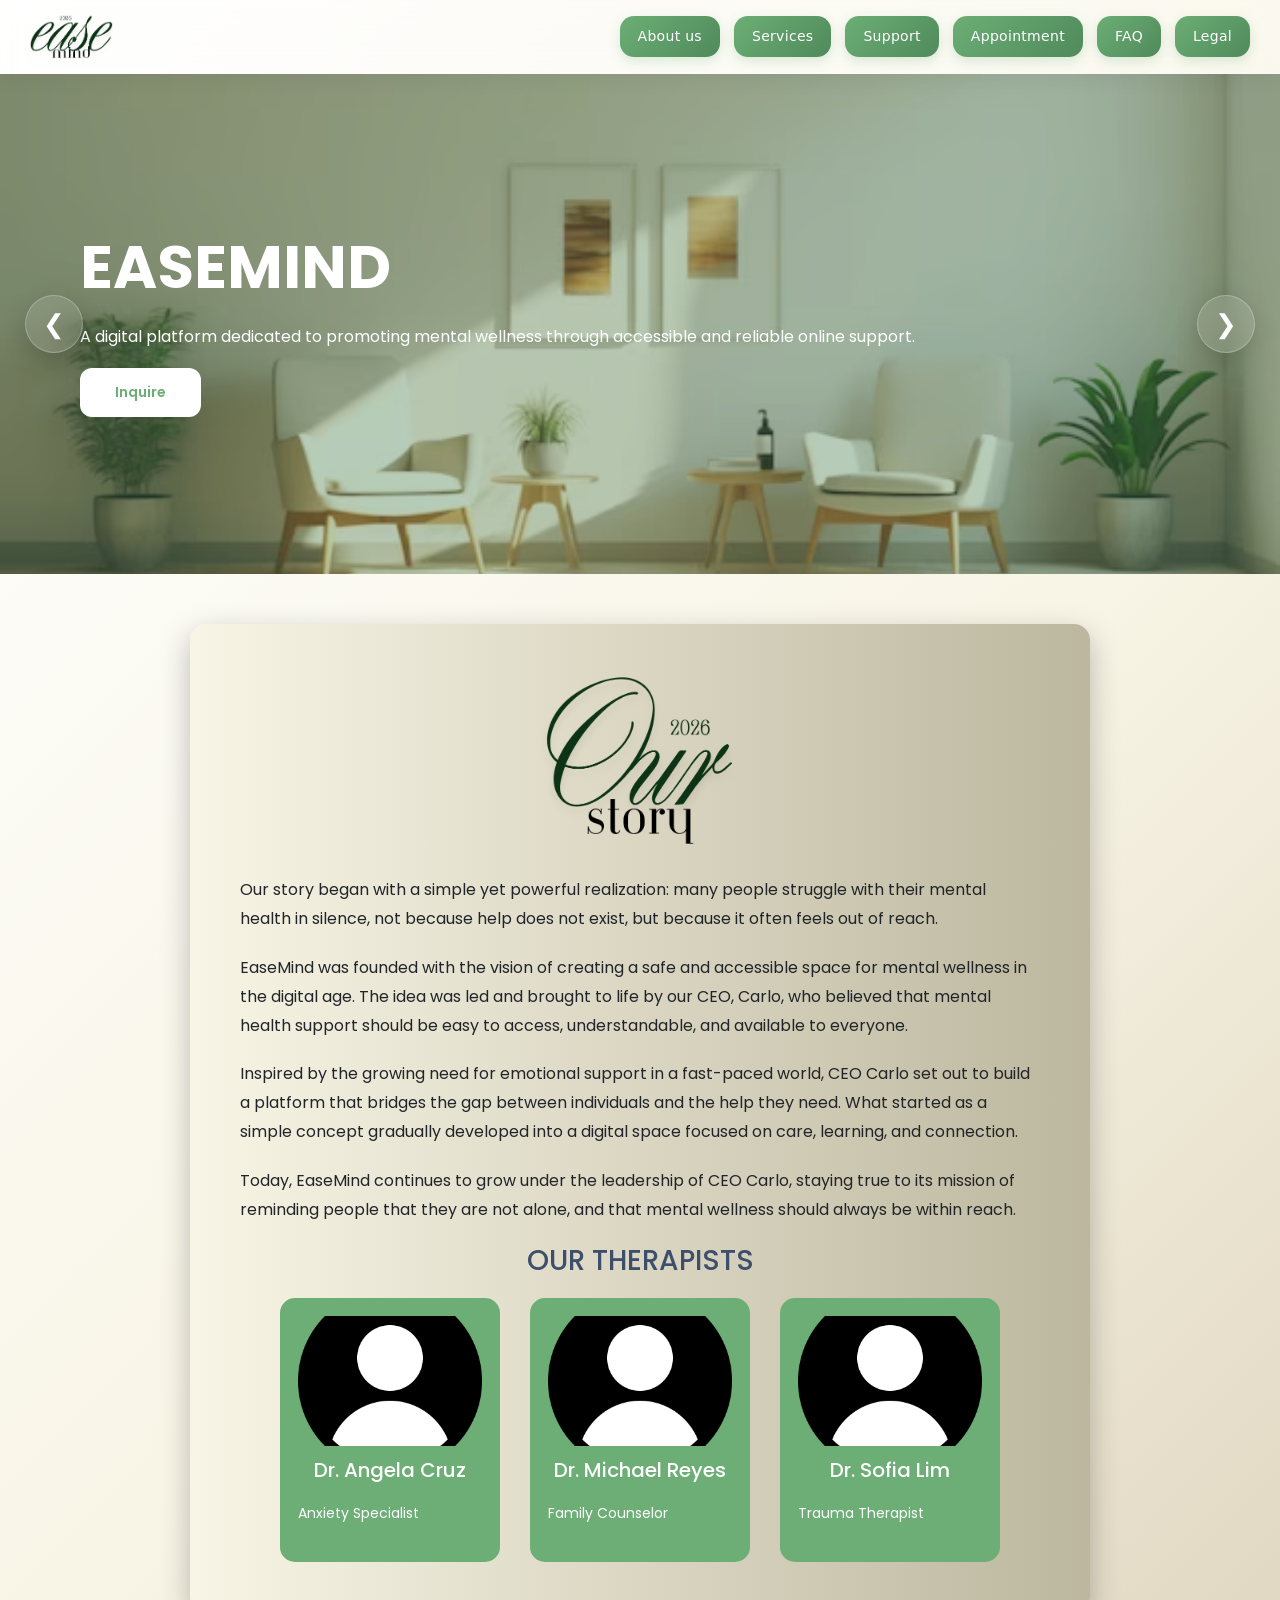
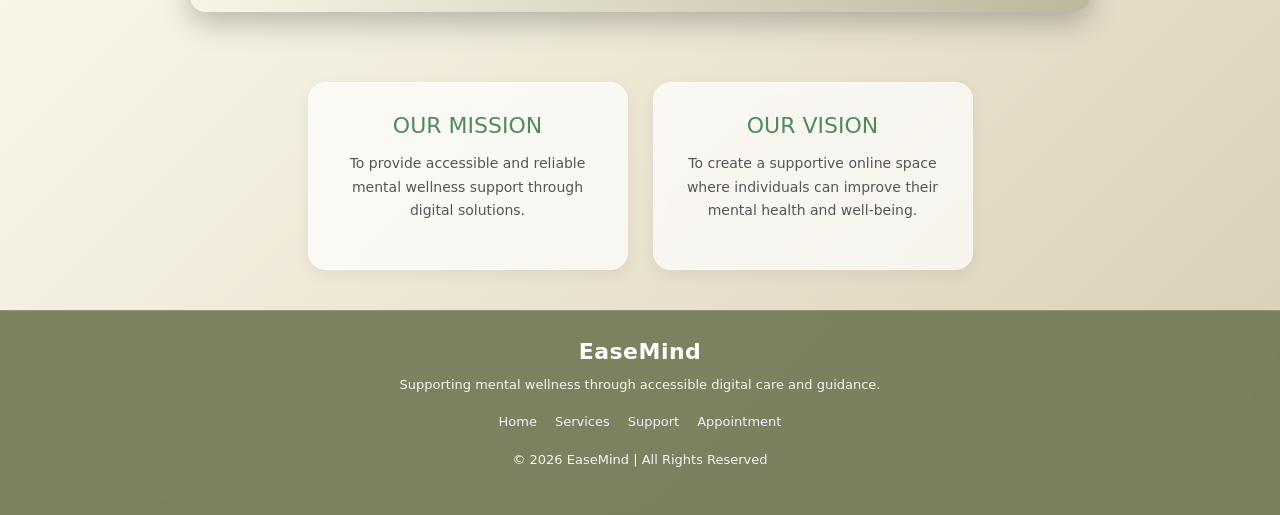
<file: index.html>
<!DOCTYPE html>
<html lang="en">
<head>
    <meta charset="UTF-8">
    <meta name="viewport" content="width=device-width, initial-scale=1.0">
    <title>EaseMind</title>

    <link rel="stylesheet" href="assets/css/style.css">

    <!-- BOOTSTRAP CSS -->
    <link rel="stylesheet" href="assets/bootstrap/css/bootstrap.min.css">
    <script src="assets/js/script.js"></script>
    <link href="https://fonts.googleapis.com/css2?family=Poppins:wght@300;400;600&display=swap" rel="stylesheet">
</head>

<body>

<!-- HEADER -->
<header>
    <a href="index.html" class="logo">
        <img src="assets/images/EASE.png" alt="Logo">
    </a>

    <nav>
        <a href="#about">About us</a>
        <a href="services.html">Services</a>
        <a href="support.html">Support</a>
        <a href="appointment.html">Appointment</a>
        <a href="faq.html">FAQ</a>
        <a href="legal.html">Legal</a>
    </nav>
</header>

<!-- HERO -->
<section class="hero">

    <button class="arrow left" onclick="prevSlide()">&#10094;</button>

    <!-- SLIDE 1 -->
    <div class="hero-slide active" style="background-image: url('assets/images/background12.avif');">
        <div class="hero-text">
            <h1 class="easemind">EASEMIND</h1>
            <p class="description">
                A digital platform dedicated to promoting mental wellness through accessible and reliable online support.
            </p>
            
            <a href="appointment.html" class="hero-btn">Inquire</a>
            
        </div>
    </div>

    <!-- SLIDE 2 -->
    <div class="hero-slide" style="background-image: url('assets/images/background21.png');">
        <div class="hero-text">
            <p class="small-text">Your wellness matters</p>
            <h1 class="easemind">SAFE SPACE</h1>
            <p class="description">
                Find guidance, emotional support, and trusted resources anytime you need them.
            </p>
             <a href="learnmore.html" class="hero-btn">
        Learn More
    </a>
        </div>
    </div>

    <button class="arrow right" onclick="nextSlide()">&#10095;</button>

</section>

<!-- ABOUT SECTION (FIXED OUTSIDE HERO) -->
<section class="about" id="about">

    <img src="assets/images/OURSTORY.png" alt="Our Story">

    <div class="about-content">
        <p>
            Our story began with a simple yet powerful realization: many people struggle with their mental health in silence, not because help does not exist, but because it often feels out of reach.
        </p>

        <p>
            EaseMind was founded with the vision of creating a safe and accessible space for mental wellness in the digital age. The idea was led and brought to life by our CEO, Carlo, who believed that mental health support should be easy to access, understandable, and available to everyone.
        </p>

        <p>
           Inspired by the growing need for emotional support in a fast-paced world, CEO Carlo set out to build a platform that bridges the gap between individuals and the help they need. What started as a simple concept gradually developed into a digital space focused on care, learning, and connection.
        </p>

        <p>
            Today, EaseMind continues to grow under the leadership of CEO Carlo, staying true to its mission of reminding people that they are not alone, and that mental wellness should always be within reach.
        </p>
    </div>

    <!-- THERAPISTS -->
  <div class="therapist-section">
    <h3>OUR THERAPISTS</h3>

    <div class="team-container">

        <div class="team-box">
            <img src="assets/images/therapist.png" alt="">
            <h4>Dr. Angela Cruz</h4>
            <p>Anxiety Specialist</p>
        </div>

        <div class="team-box">
            <img src="assets/images/therapist.png" alt="">
            <h4>Dr. Michael Reyes</h4>
            <p>Family Counselor</p>
        </div>

        <div class="team-box">
            <img src="assets/images/therapist.png" alt="">
            <h4>Dr. Sofia Lim</h4>
            <p>Trauma Therapist</p>
        </div>

    </div>
</div>

</section>



<!-- MISSION & VISION -->
<div class="mission-vision">

    <div class="mv-box">

        <h3>OUR MISSION</h3>

        <p>
            To provide accessible and reliable mental wellness support through digital solutions.
        </p>

    </div>

    <div class="mv-box">

        <h3>OUR VISION</h3>

        <p>
            To create a supportive online space where individuals can improve their mental health and well-being.
        </p>

    </div>

</div>

<footer class="footer">

    <div class="footer-content">

        <h3>EaseMind</h3>

        <p>
            Supporting mental wellness through accessible
            digital care and guidance.
        </p>

        <div class="footer-links">
            <a href="index.html">Home</a>
            <a href="services.html">Services</a>
            <a href="support.html">Support</a>
            <a href="appointment.html">Appointment</a>
        </div>

        <p class="footer-copy">
            © 2026 EaseMind | All Rights Reserved
        </p>

    </div>

</footer>

<!-- BOOTSTRAP JS -->
<script src="assets/bootstrap/js/bootstrap.bundle.min.js"></script>

<script src="assets/js/script.js"></script>

</body>
</html>
</file>
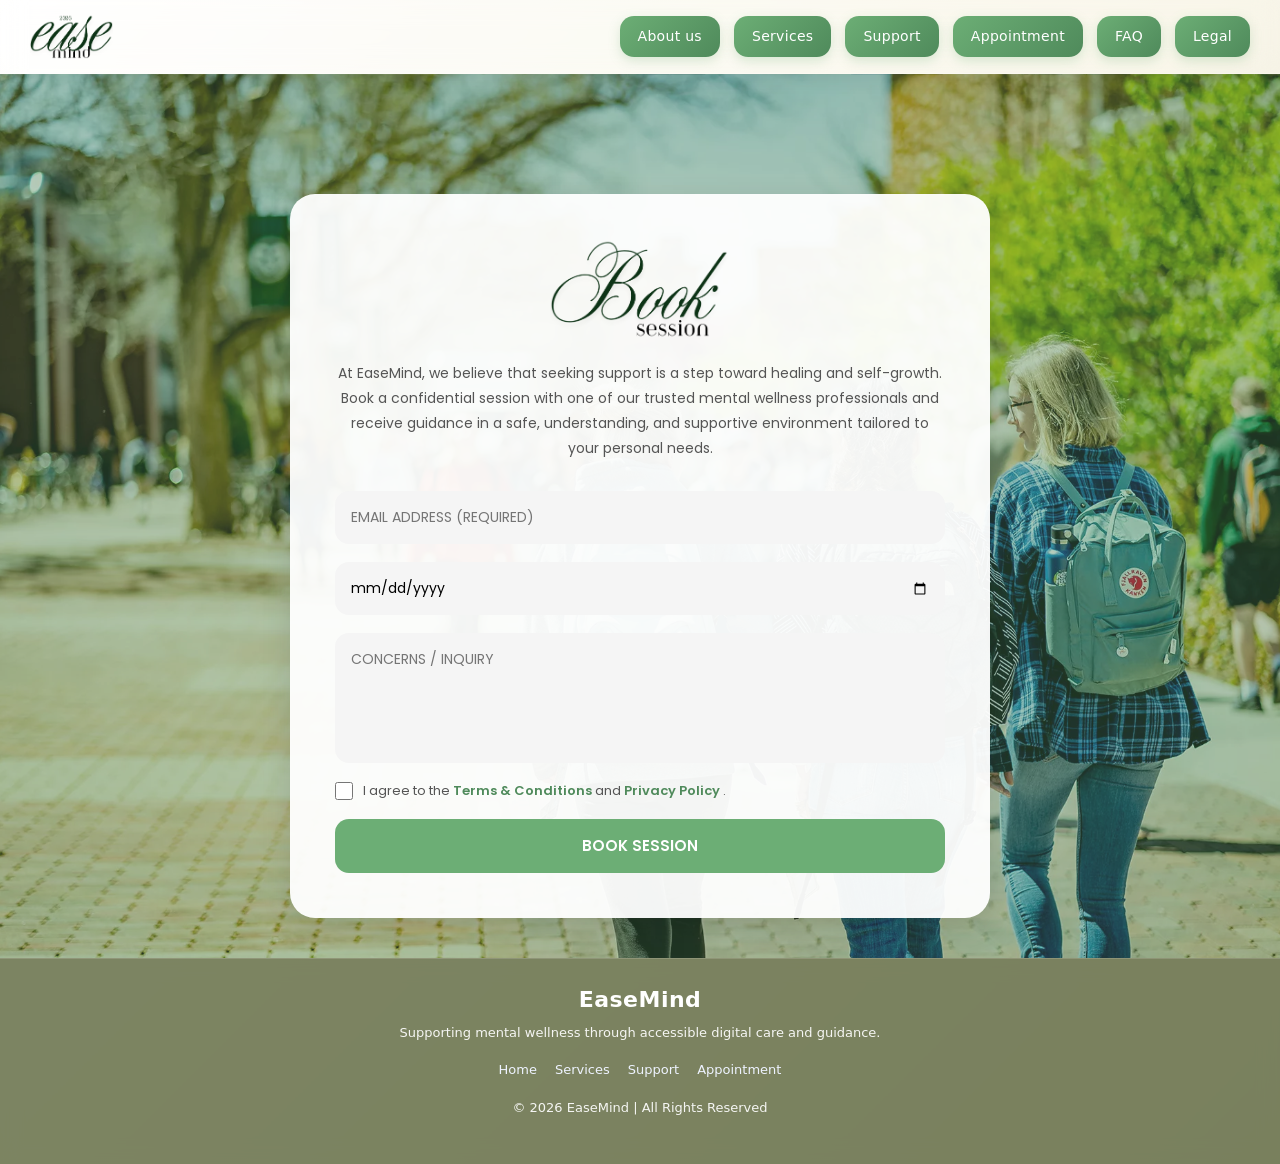
<file: appointment-session.html>
<!-- WILL BE NAVIGATE THROUGH THE APPOINTMENT HTML -->

<!DOCTYPE html>
<html lang="en">
<head>

    <meta charset="UTF-8">

    <meta name="viewport" content="width=device-width, initial-scale=1.0">

    <title>EaseMind | Book Session</title>

    <!-- CUSTOM CSS -->
    <link rel="stylesheet" href="assets/css/style.css">

    <!-- BOOTSTRAP CSS -->
    <link rel="stylesheet" href="assets/bootstrap/css/bootstrap.min.css">

    <!-- GOOGLE FONT -->
    <link href="https://fonts.googleapis.com/css2?family=Poppins:wght@300;400;500;600;700&display=swap" rel="stylesheet">

</head>

<body>

<!-- HEADER -->
<header>

    <a href="index.html" class="logo">
        <img src="assets/images/EASE.png" alt="Logo">
    </a>

    <nav>

        <a href="index.html#about">
            About us
        </a>

        <a href="services.html">
            Services
        </a>

        <a href="support.html">
            Support
        </a>

        <a href="appointment.html">
            Appointment
        </a>

        <a href="faq.html">FAQ</a>

        <a href="legal.html">
            Legal
        </a>

    </nav>

</header>

<!-- BOOK SESSION -->
<section class="book-session">

    <div class="session-container">

        <img src="assets/images/booksession.png" alt="Session">

        <p class="session-text">

            At EaseMind, we believe that seeking support is a step toward healing and self-growth.
            Book a confidential session with one of our trusted mental wellness professionals
            and receive guidance in a safe, understanding, and supportive environment tailored
            to your personal needs.

        </p>

        <form class="session-form" onsubmit="return validateForm()">

            <!-- EMAIL -->
            <input
                type="email"
                placeholder="EMAIL ADDRESS (REQUIRED)"
                required
            >

            <!-- DATE -->
            <input
                type="date"
                required
            >

            <!-- MESSAGE -->
            <textarea
                placeholder="CONCERNS / INQUIRY"
                required
            ></textarea>

            <!-- TERMS -->
            <div class="terms-box">

                <input
                    type="checkbox"
                    id="terms"
                    required
                >

                <label for="terms">

                    I agree to the

                    <a href="legal.html" target="_blank">
                        Terms & Conditions
                    </a>

                    and

                    <a href="legal.html" target="_blank">
                        Privacy Policy
                    </a>.

                </label>

            </div>

            <!-- BUTTON -->
            <button type="submit">
                BOOK SESSION
            </button>

        </form>

    </div>

</section>

<!-- FOOTER -->
<footer class="footer">

    <div class="footer-content">

        <h3>EaseMind</h3>

        <p>
            Supporting mental wellness through accessible
            digital care and guidance.
        </p>

        <div class="footer-links">

            <a href="index.html">
                Home
            </a>

            <a href="services.html">
                Services
            </a>

            <a href="support.html">
                Support
            </a>

            <a href="appointment.html">
                Appointment
            </a>

        </div>

        <p class="footer-copy">
            © 2026 EaseMind | All Rights Reserved
        </p>

    </div>

</footer>

<!-- BOOTSTRAP JS -->
<script src="assets/bootstrap/js/bootstrap.bundle.min.js"></script>

<!-- JAVASCRIPT -->
<script>

function validateForm() {

    const email = document.querySelector('input[type="email"]');

    const date = document.querySelector('input[type="date"]');

    const textarea = document.querySelector('textarea');

    const terms = document.getElementById('terms');

    if(email.value.trim() === "") {

        alert("Please enter your email address.");

        return false;
    }

    if(date.value === "") {

        alert("Please select a session date.");

        return false;
    }

    if(textarea.value.trim() === "") {

        alert("Please enter your concerns or inquiry.");

        return false;
    }

    if(!terms.checked) {

        alert("You must agree to the Terms & Conditions and Privacy Policy.");

        return false;
    }

    alert("Your session request has been submitted successfully!");

    return true;
}

</script>

</body>
</html>
</file>
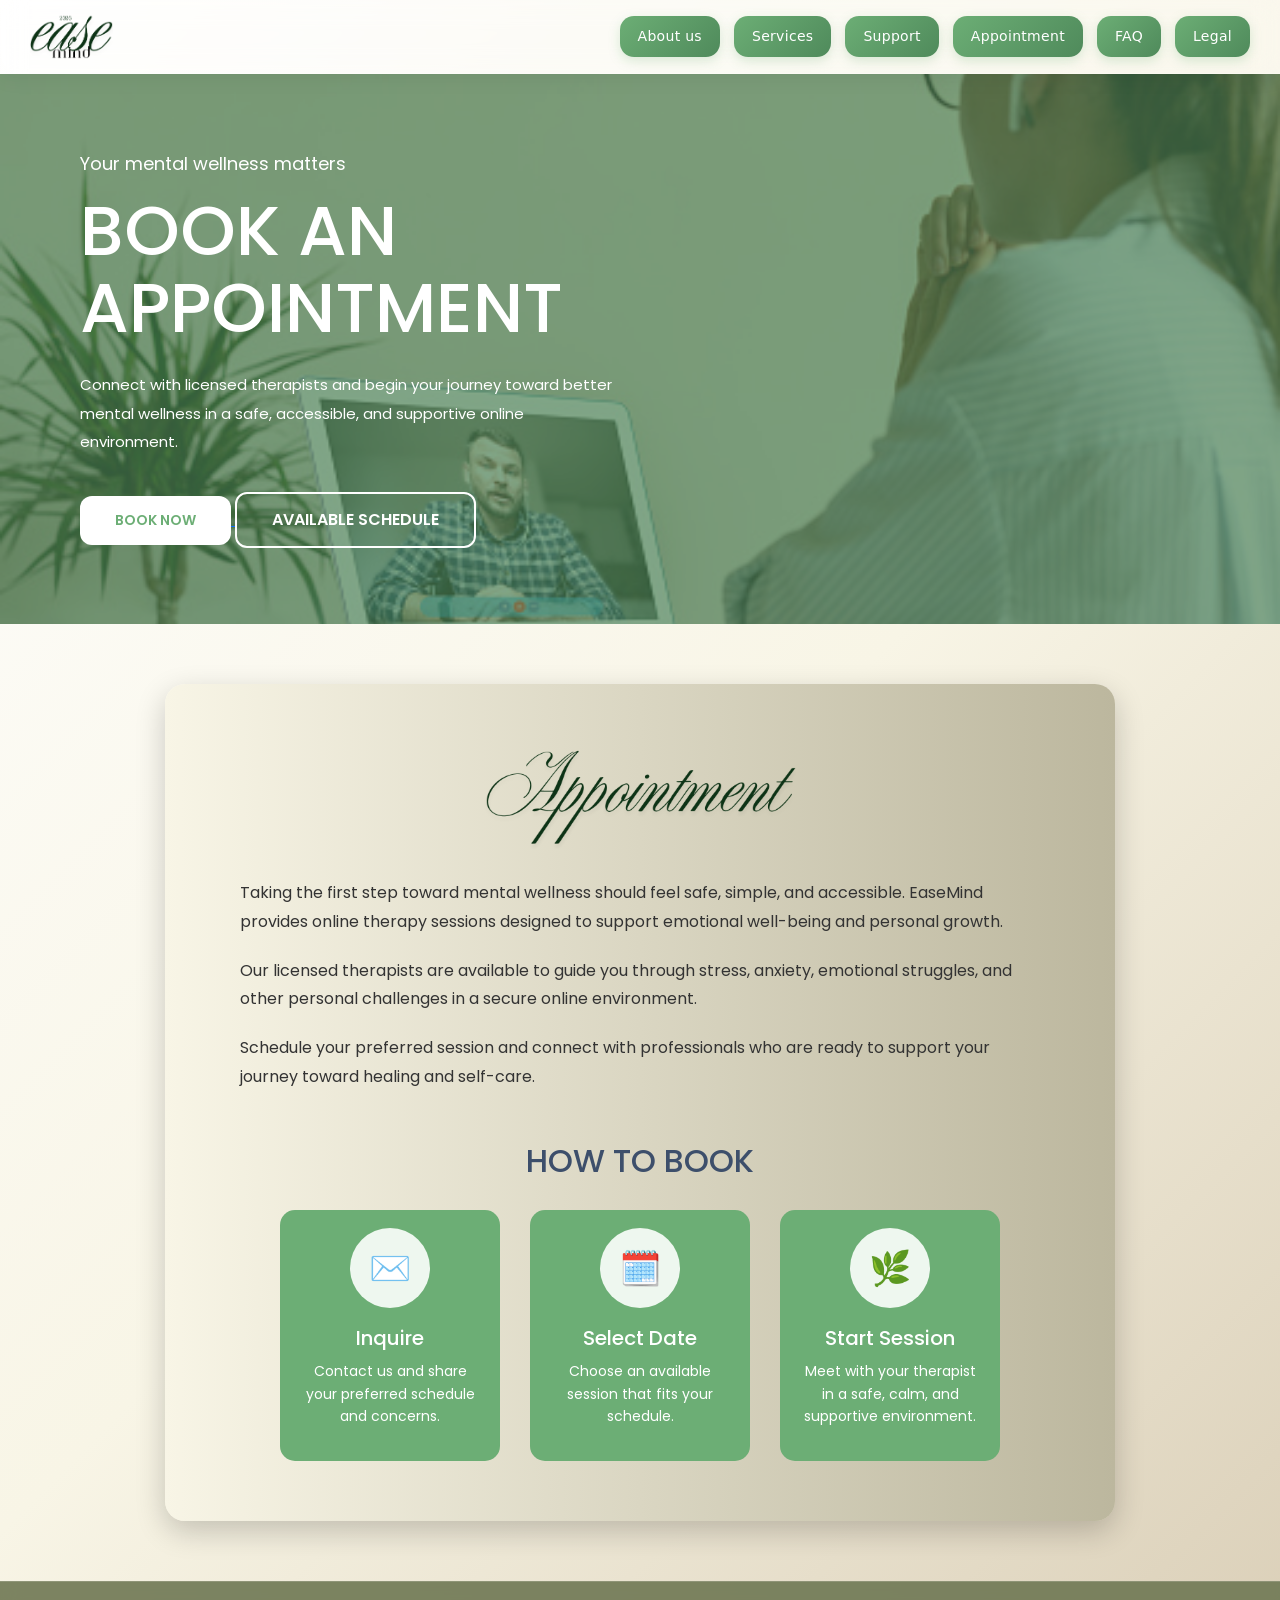
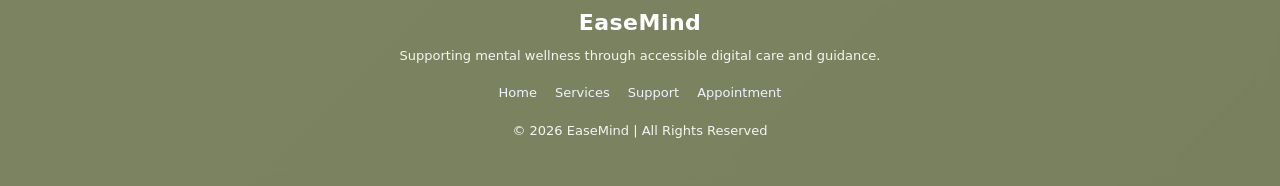
<file: appointment.html>
<!DOCTYPE html>
<html lang="en">
<head>
    <meta charset="UTF-8">
    <meta name="viewport" content="width=device-width, initial-scale=1.0">
    <title>EaseMind Appointment</title>

    <link rel="stylesheet" href="assets/css/style.css">

    <!-- BOOTSTRAP CSS -->
    <link rel="stylesheet" href="assets/bootstrap/css/bootstrap.min.css">

    <link href="https://fonts.googleapis.com/css2?family=Poppins:wght@300;400;500;600;700&display=swap" rel="stylesheet">
</head>

<body>

<!-- HEADER -->
<header>

    <a href="index.html" class="logo">
        <img src="assets/images/EASE.png" alt="Logo">
    </a>

    <nav>
        <a href="index.html">About us</a>
        <a href="services.html">Services</a>
        <a href="support.html">Support</a>
        <a href="appointment.html">Appointment</a>
        <a href="faq.html">FAQ</a>
        <a href="legal.html">Legal</a>
    </nav>

</header>

<!-- HERO SECTION -->
<section class="appointment-hero">

    <div class="hero-overlay"></div>

    <div class="hero-content">

        <p class="small-text">
            Your mental wellness matters
        </p>

        <h1>
            BOOK AN APPOINTMENT
        </h1>

        <p class="hero-description">
            Connect with licensed therapists and begin your
            journey toward better mental wellness in a safe,
            accessible, and supportive online environment.
        </p>

         <a href="appointment-session.html">
         <button class="hero-btn">
           BOOK NOW
         </button>
            </a>

            <a href="availablescheds.html">
         <button class="schedule-btn">
        AVAILABLE SCHEDULE
         </button>
            </a>

</div>



    </div>

</section>

<!-- APPOINTMENT SECTION -->
<section class="appointment-section">

    <img src="assets/images/appointment.png" alt="APPOINTMENT">

    <div class="appointment-content">

        <p>
            Taking the first step toward mental wellness
            should feel safe, simple, and accessible.
            EaseMind provides online therapy sessions
            designed to support emotional well-being
            and personal growth.
        </p>

        <p>
            Our licensed therapists are available to guide
            you through stress, anxiety, emotional struggles,
            and other personal challenges in a secure
            online environment.
        </p>

        <p>
            Schedule your preferred session and connect
            with professionals who are ready to support
            your journey toward healing and self-care.
        </p>

    </div>

    <!-- STEPS -->
    <div class="appointment-steps">

        <h3>HOW TO BOOK</h3>

     <div class="team-container">

    <!-- STEP 1 -->
    <div class="team-box">

        <div class="step-icon">
            ✉️
        </div>

        <h4>Inquire</h4>

        <p>
            Contact us and share your preferred
            schedule and concerns.
        </p>

    </div>

    <!-- STEP 2 -->
    <div class="team-box">

        <div class="step-icon">
            🗓️
        </div>

        <h4>Select Date</h4>

        <p>
            Choose an available session
            that fits your schedule.
        </p>

    </div>

    <!-- STEP 3 -->
    <div class="team-box">

        <div class="step-icon">
            🌿
        </div>

        <h4>Start Session</h4>

        <p>
            Meet with your therapist in a safe,
            calm, and supportive environment.
        </p>

    </div>

</div>

</section>

<!-- FOOTER -->
<footer class="footer">

    <div class="footer-content">

        <h3>EaseMind</h3>

        <p>
            Supporting mental wellness through accessible
            digital care and guidance.
        </p>

        <div class="footer-links">

            <a href="index.html">Home</a>
            <a href="services.html">Services</a>
            <a href="support.html">Support</a>
            <a href="appointment.html">Appointment</a>

        </div>

        <p class="footer-copy">
            © 2026 EaseMind | All Rights Reserved
        </p>

    </div>

</footer>

<!-- BOOTSTRAP JS -->
<script src="assets/bootstrap/js/bootstrap.bundle.min.js"></script>

</body>
</html>
</file>
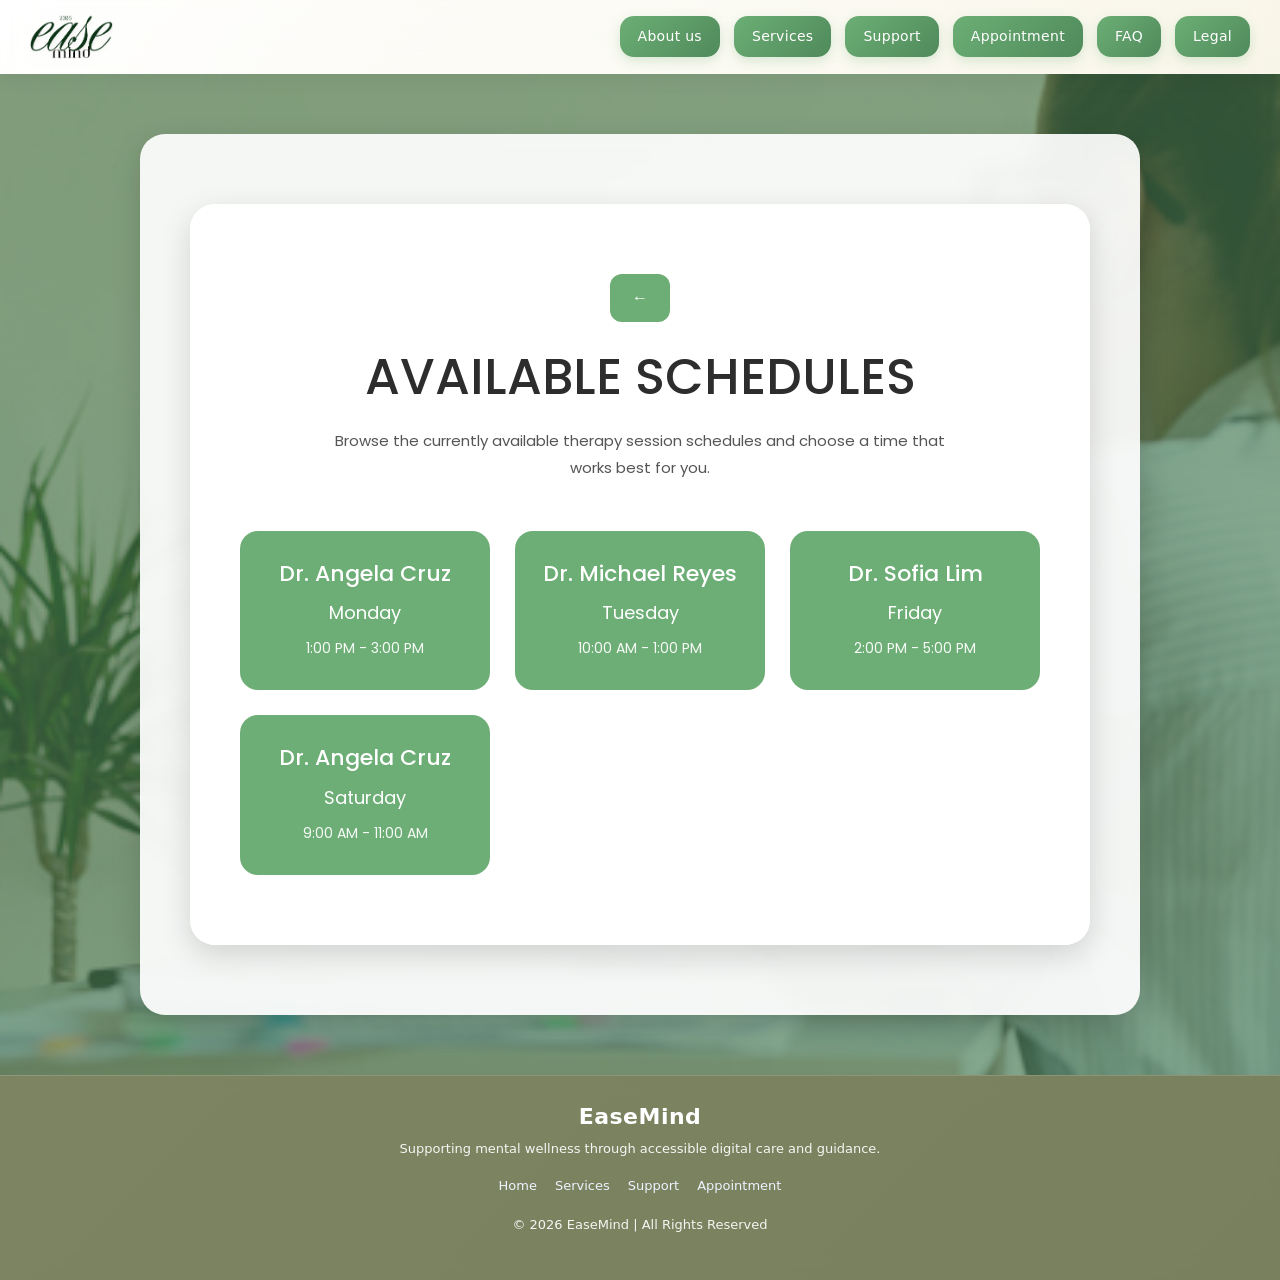
<file: availablescheds.html>
<!-- WILL BE NAVIGATE THROUGH THE APPOINMENT HTML-->

<!DOCTYPE html>
<html lang="en">
<head>
    <meta charset="UTF-8">
    <meta name="viewport" content="width=device-width, initial-scale=1.0">
    <title>EaseMind | Available Schedule</title>

    <link rel="stylesheet" href="assets/css/style.css">

    <!-- BOOTSTRAP CSS -->
    <link rel="stylesheet" href="assets/bootstrap/css/bootstrap.min.css">

    <link href="https://fonts.googleapis.com/css2?family=Poppins:wght@300;400;500;600;700&display=swap" rel="stylesheet">
</head>

<body>

<!-- HEADER -->
<header>

    <a href="index.html" class="logo">
        <img src="assets/images/EASE.png" alt="Logo">
    </a>

    <nav>
        <a href="index.html#about">About us</a>
        <a href="services.html">Services</a>
        <a href="support.html">Support</a>
        <a href="appointment.html">Appointment</a>
        <a href="faq.html">FAQ</a>
        <a href="legal.html">Legal</a>
    </nav>

</header>

<!-- SCHEDULE PAGE -->
<section class="schedule-page">

    <div class="schedule-container">
        
        <div class="schedule-container">

    <a href="appointment.html" class="back-btn">
        ←
    </a>

        <h1>AVAILABLE SCHEDULES</h1>

        <p class="schedule-text">
            Browse the currently available therapy session schedules
            and choose a time that works best for you.
        </p>

        <div class="schedule-grid">

            <!-- CARD -->
            <div class="schedule-card">

                <h3>Dr. Angela Cruz</h3>

                <p>Monday</p>

                <span>1:00 PM - 3:00 PM</span>

            </div>

            <!-- CARD -->
            <div class="schedule-card">

                <h3>Dr. Michael Reyes</h3>

                <p>Tuesday</p>

                <span>10:00 AM - 1:00 PM</span>

            </div>

            <!-- CARD -->
            <div class="schedule-card">

                <h3>Dr. Sofia Lim</h3>

                <p>Friday</p>

                <span>2:00 PM - 5:00 PM</span>

            </div>

            <!-- CARD -->
            <div class="schedule-card">

                <h3>Dr. Angela Cruz</h3>

                <p>Saturday</p>

                <span>9:00 AM - 11:00 AM</span>

            </div>

        </div>

    </div>

</section>

<!-- FOOTER -->
<footer class="footer">

    <div class="footer-content">

        <h3>EaseMind</h3>

        <p>
            Supporting mental wellness through accessible
            digital care and guidance.
        </p>

        <div class="footer-links">

            <a href="index.html">Home</a>
            <a href="services.html">Services</a>
            <a href="support.html">Support</a>
            <a href="appointment.html">Appointment</a>

        </div>

        <p class="footer-copy">
            © 2026 EaseMind | All Rights Reserved
        </p>

    </div>

</footer>

<!-- BOOTSTRAP JS -->
<script src="assets/bootstrap/js/bootstrap.bundle.min.js"></script>

</body>
</html>
</file>
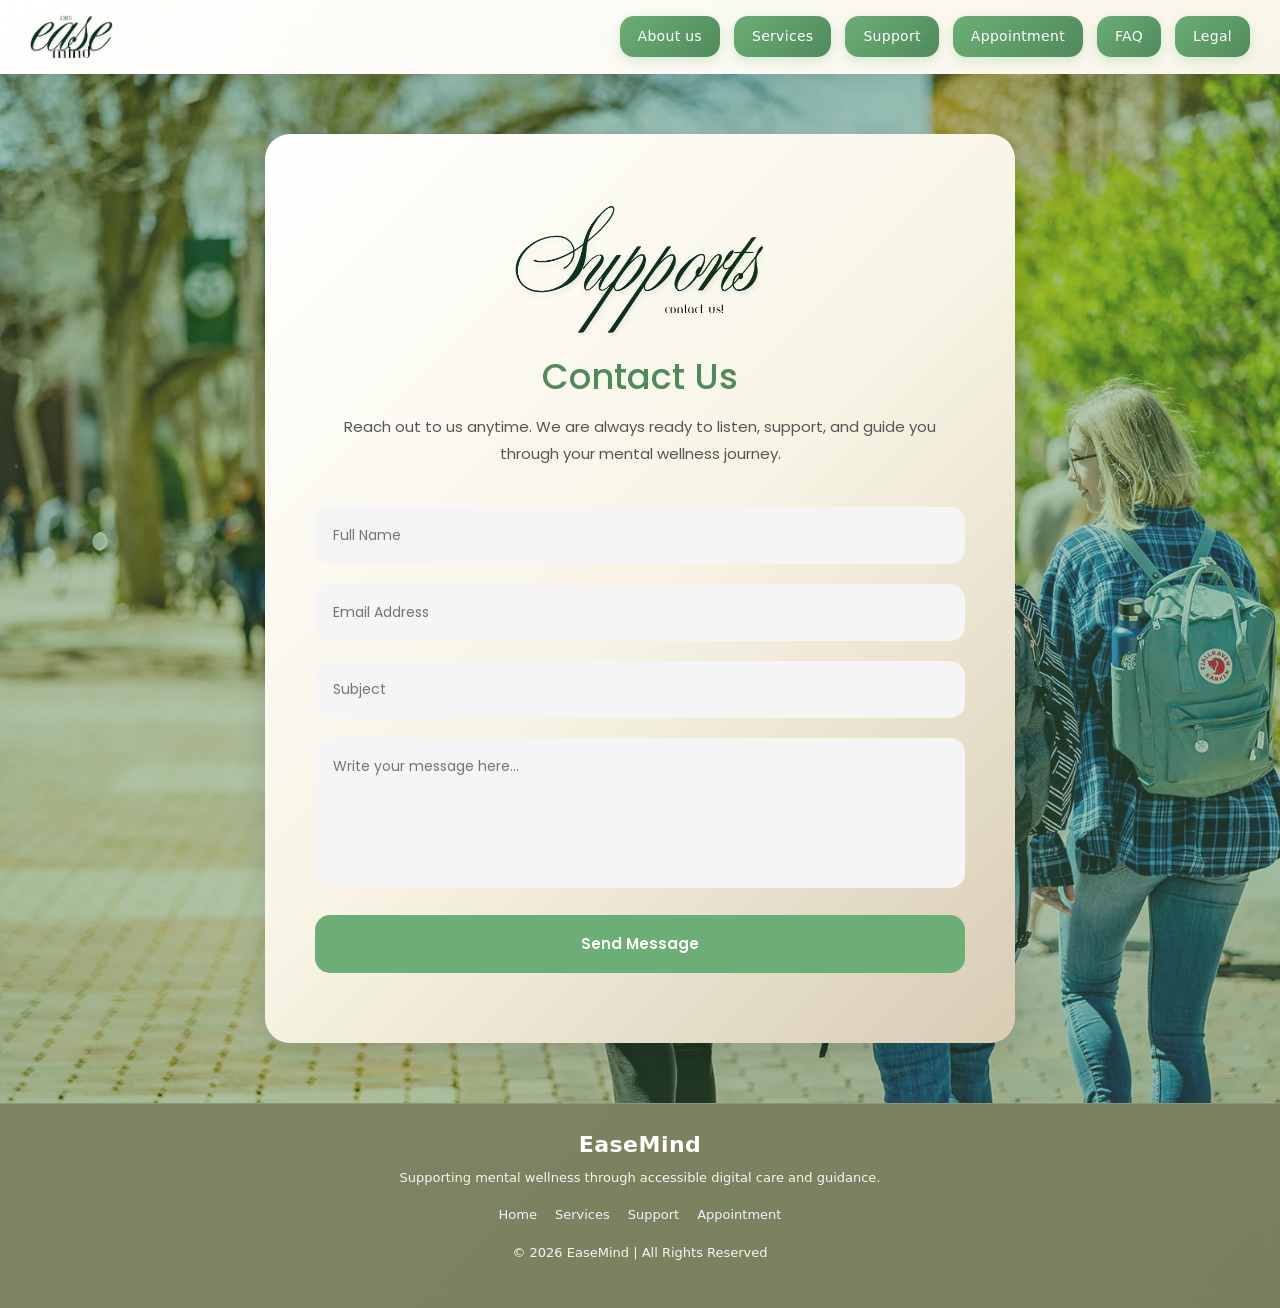
<file: contactus.html>
<!DOCTYPE html>
<html lang="en">
<head>
    <meta charset="UTF-8">
    <meta name="viewport" content="width=device-width, initial-scale=1.0">
    <title>EaseMind - Contact Us</title>

    <link rel="stylesheet" href="assets/css/style.css">

    <!-- BOOTSTRAP CSS -->
    <link rel="stylesheet" href="assets/bootstrap/css/bootstrap.min.css">

    <link href="https://fonts.googleapis.com/css2?family=Poppins:wght@300;400;600&display=swap" rel="stylesheet">
</head>
<body>

<!-- HEADER -->
<header>

    <a href="index.html" class="logo">
        <img src="assets/images/EASE.png" alt="Logo">
    </a>

    <nav>
        <a href="index.html#about">About us</a>
        <a href="services.html">Services</a>
        <a href="support.html">Support</a>
        <a href="appointment.html">Appointment</a>
        <a href="faq.html">FAQ</a>
        <a href="legal.html">Legal</a>
    </nav>

</header>

<!-- CONTACT US PAGE -->
<section class="contact-page">

    <div class="contact-container">

        <img src="assets/images/supports.png" alt="Contact Us">

        <h2>Contact Us</h2>

        <p class="contact-text">
            Reach out to us anytime. We are always ready to listen,
            support, and guide you through your mental wellness journey.
        </p>

        <form class="contact-form">

            <div class="input-box">
                <input type="text" placeholder="Full Name" required>
            </div>

            <div class="input-box">
                <input type="email" placeholder="Email Address" required>
            </div>

            <div class="input-box">
                <input type="text" placeholder="Subject" required>
            </div>

            <div class="input-box">
                <textarea placeholder="Write your message here..." required></textarea>
            </div>

            <button type="submit" class="contact-btn">
                Send Message
            </button>

        </form>

    </div>

</section>

<!-- FOOTER -->
<footer class="footer">

    <div class="footer-content">

        <h3>EaseMind</h3>

        <p>
            Supporting mental wellness through accessible
            digital care and guidance.
        </p>

        <div class="footer-links">
            <a href="index.html">Home</a>
            <a href="services.html">Services</a>
            <a href="support.html">Support</a>
            <a href="appointment.html">Appointment</a>
        </div>

        <p class="footer-copy">
            © 2026 EaseMind | All Rights Reserved
        </p>

    </div>

</footer>

<!-- BOOTSTRAP JS -->
<script src="assets/bootstrap/js/bootstrap.bundle.min.js"></script>

</body>
</html>
</file>
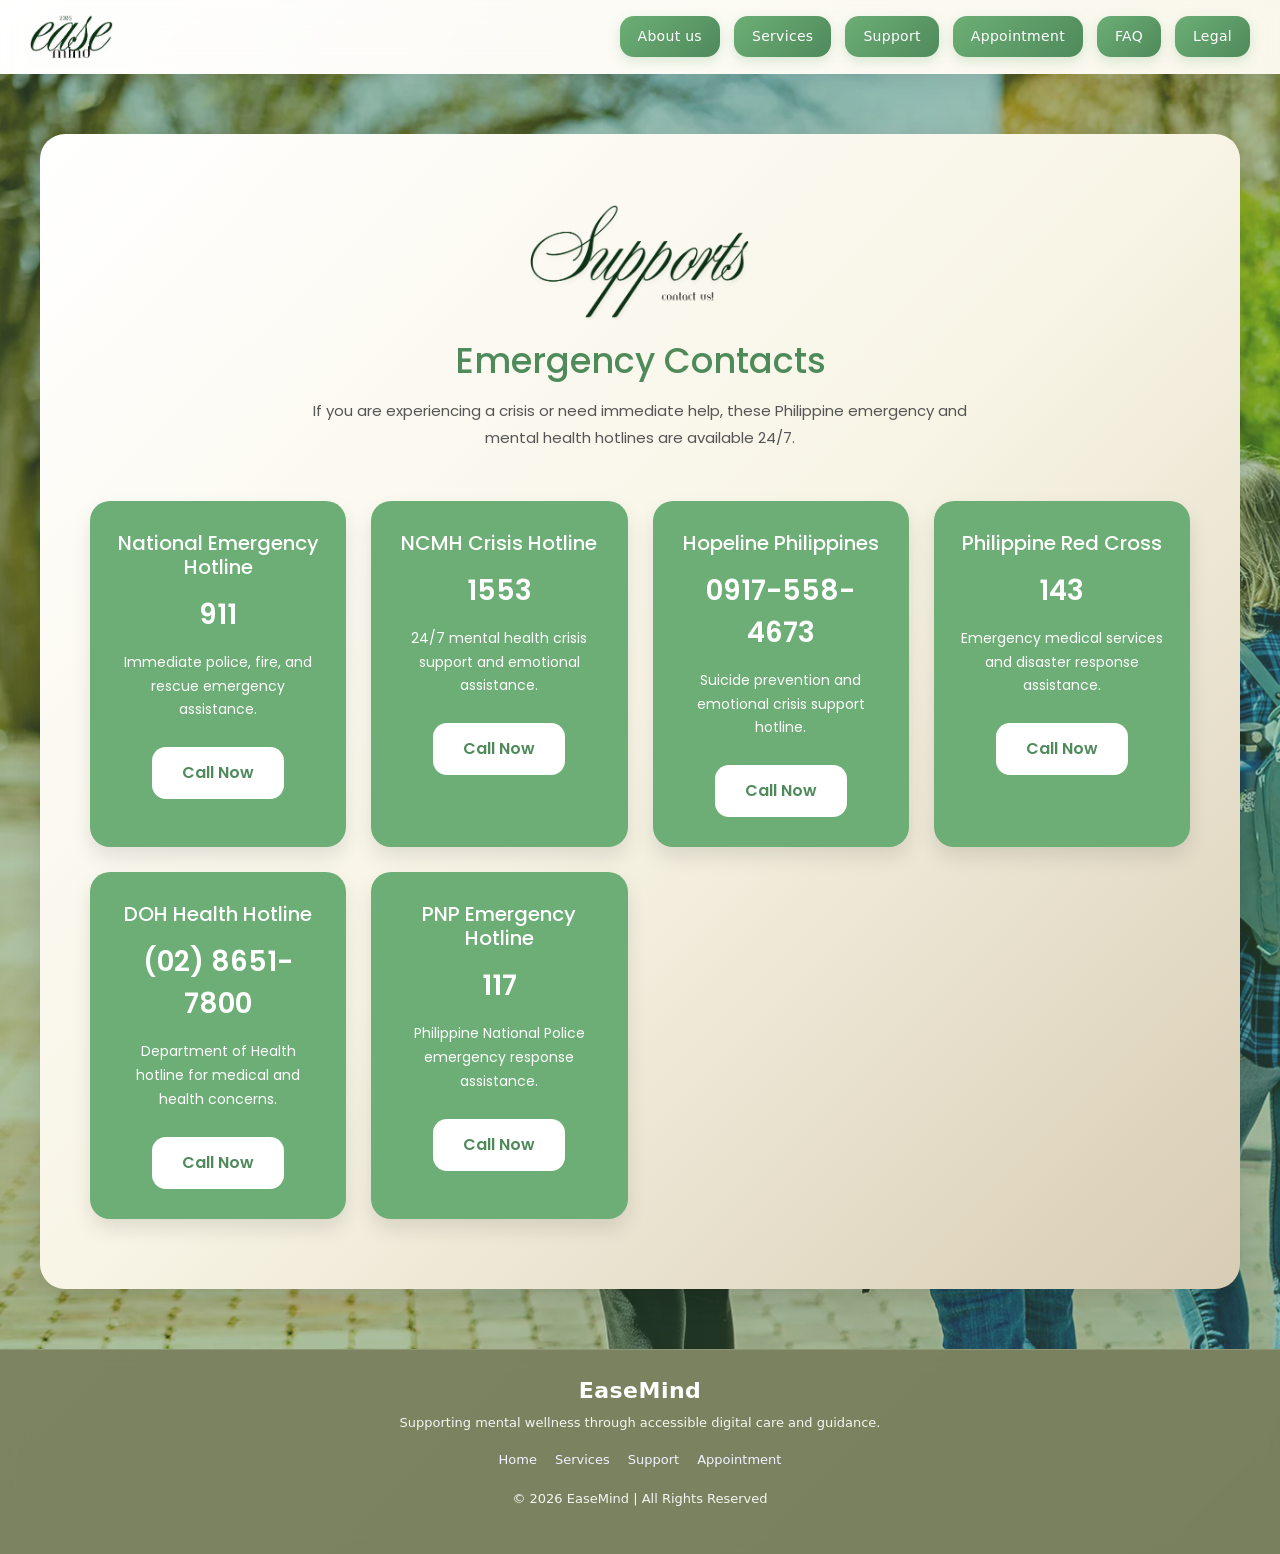
<file: emergency.html>
<!DOCTYPE html>
<html lang="en">
<head>
    <meta charset="UTF-8">
    <meta name="viewport" content="width=device-width, initial-scale=1.0">
    <title>EaseMind - Emergency Help</title>

    <link rel="stylesheet" href="assets/css/style.css">

    <!-- BOOTSTRAP CSS -->
    <link rel="stylesheet" href="assets/bootstrap/css/bootstrap.min.css">

    <link href="https://fonts.googleapis.com/css2?family=Poppins:wght@300;400;600&display=swap" rel="stylesheet">
</head>
<body>

<!-- HEADER -->
<header>

    <a href="index.html" class="logo">
        <img src="assets/images/EASE.png" alt="Logo">
    </a>

    <nav>
        <a href="index.html#about">About us</a>
        <a href="services.html">Services</a>
        <a href="support.html">Support</a>
        <a href="appointment.html">Appointment</a>
        <a href="faq.html">FAQ</a>
        <a href="legal.html">Legal</a>
    </nav>

</header>

<!-- EMERGENCY PAGE -->
<section class="emergency-page">

    <div class="emergency-container">

        <img src="assets/images/supports.png" alt="Contact Us">

        <h2>Emergency Contacts</h2>

        <p class="emergency-text">
            If you are experiencing a crisis or need immediate help,
            these Philippine emergency and mental health hotlines are available 24/7.
        </p>

        <div class="hotline-grid">

            <!-- CARD -->
            <div class="hotline-card">

                <h3>National Emergency Hotline</h3>

                <div class="hotline-number">911</div>

                <p>
                    Immediate police, fire, and rescue emergency assistance.
                </p>

                <a href="tel:911" class="call-btn">
                    Call Now
                </a>

            </div>

            <!-- CARD -->
            <div class="hotline-card">

                <h3>NCMH Crisis Hotline</h3>

                <div class="hotline-number">1553</div>

                <p>
                    24/7 mental health crisis support and emotional assistance.
                </p>

                <a href="tel:1553" class="call-btn">
                    Call Now
                </a>

            </div>

            <!-- HOPELINE PH  -->
            <div class="hotline-card">
                <h3>Hopeline Philippines</h3>
                <div class="hotline-number">0917-558-4673</div>
                <p>
                    Suicide prevention and emotional crisis support hotline.
                </p>
                <a href="tel:09175584673" class="call-btn">
                    Call Now
                </a>

            </div>

            <!--PH RED CROSS -->
            <div class="hotline-card">
                <h3>Philippine Red Cross</h3>
                <div class="hotline-number">143</div>
                <p>
                    Emergency medical services and disaster response assistance.
                </p>

                <a href="tel:143" class="call-btn">
                    Call Now
                </a>

            </div>

            <!-- CARD -->
            <div class="hotline-card">

                <h3>DOH Health Hotline</h3>

                <div class="hotline-number">(02) 8651-7800</div>

                <p>
                    Department of Health hotline for medical and health concerns.
                </p>

                <a href="tel:0286517800" class="call-btn">
                    Call Now
                </a>

            </div>

            <!-- CARD -->
            <div class="hotline-card">

                <h3>PNP Emergency Hotline</h3>

                <div class="hotline-number">117</div>

                <p>
                    Philippine National Police emergency response assistance.
                </p>

                <a href="tel:117" class="call-btn">
                    Call Now
                </a>

            </div>

        </div>

    </div>

</section>

<!-- FOOTER -->
<footer class="footer">

    <div class="footer-content">

        <h3>EaseMind</h3>

        <p>
            Supporting mental wellness through accessible
            digital care and guidance.
        </p>

        <div class="footer-links">
            <a href="index.html">Home</a>
            <a href="services.html">Services</a>
            <a href="support.html">Support</a>
            <a href="appointment.html">Appointment</a>
        </div>

        <p class="footer-copy">
            © 2026 EaseMind | All Rights Reserved
        </p>

    </div>

</footer>

<!-- BOOTSTRAP JS -->
<script src="assets/bootstrap/js/bootstrap.bundle.min.js"></script>

</body>
</html>
</file>
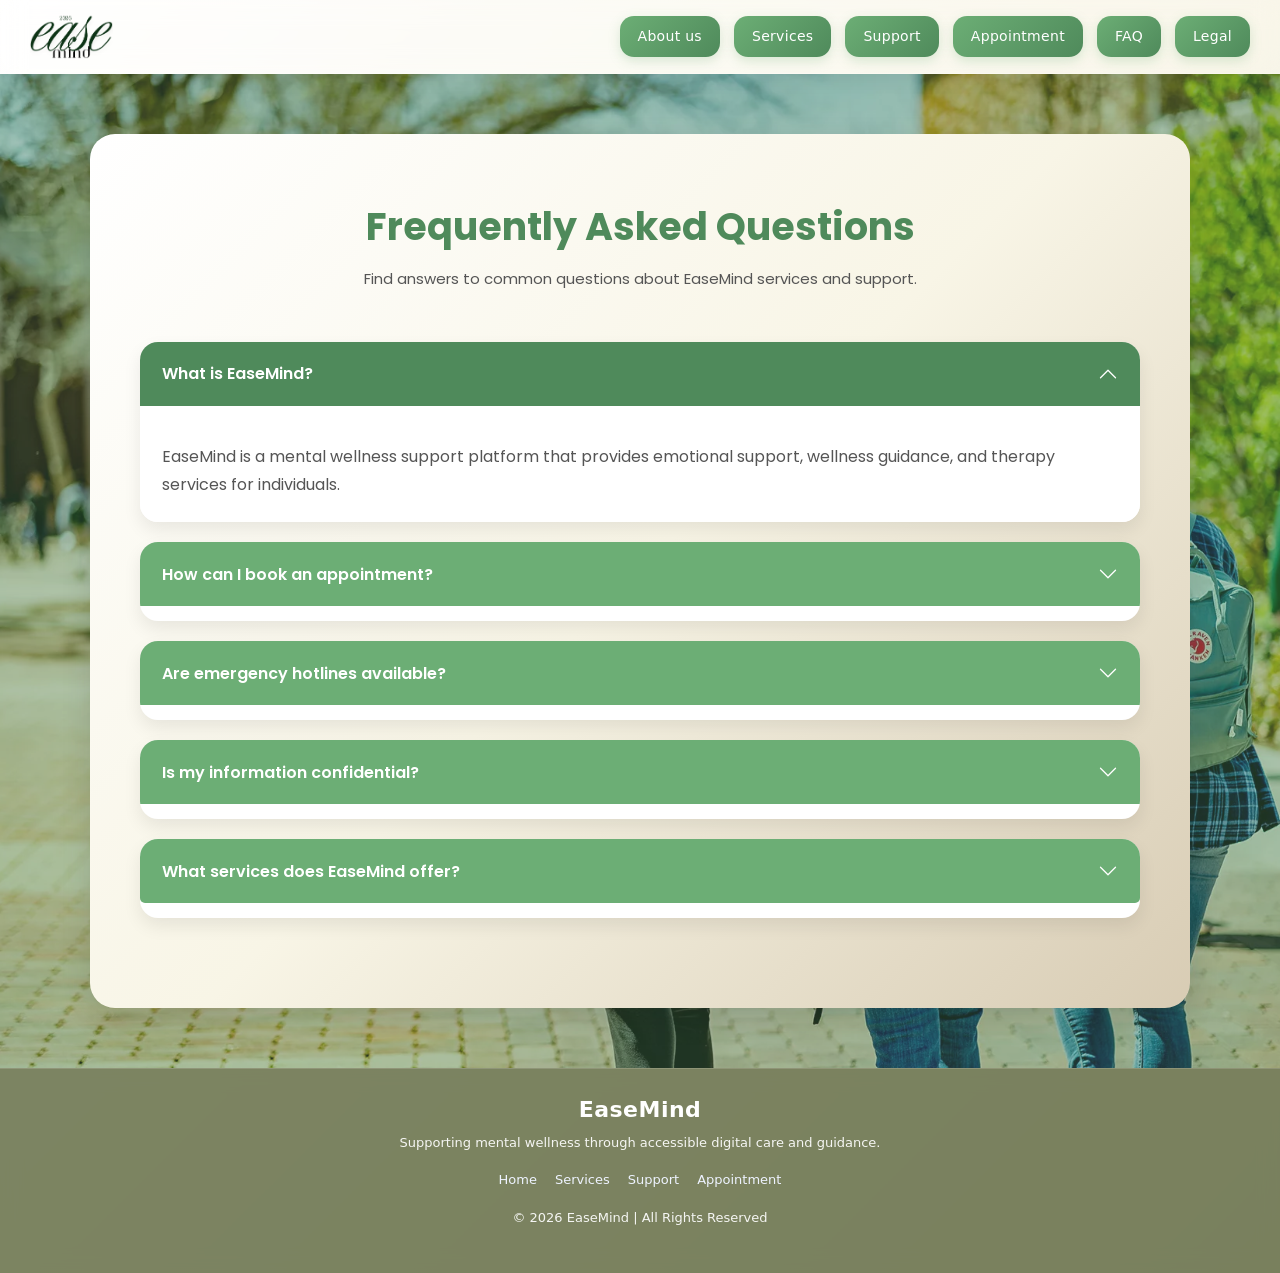
<file: faq.html>
<!DOCTYPE html>
<html lang="en">
<head>

    <meta charset="UTF-8">

    <meta name="viewport" content="width=device-width, initial-scale=1.0">

    <title>EaseMind | FAQ</title>

    <!-- CUSTOM CSS -->
    <link rel="stylesheet" href="assets/css/style.css">

    <!-- BOOTSTRAP CSS -->
    <link rel="stylesheet" href="assets/bootstrap/css/bootstrap.min.css">

    <!-- GOOGLE FONT -->
    <link href="https://fonts.googleapis.com/css2?family=Poppins:wght@300;400;500;600;700&display=swap" rel="stylesheet">

    <style>

        /* ========================================= */
        /* FAQ PAGE */
        /* ========================================= */

        .faq-page {

            min-height: 100vh;

            display: flex;

            justify-content: center;

            align-items: center;

            padding: 60px 20px;

            position: relative;

            font-family: 'Poppins', sans-serif;

            background-image: url('assets/images/backgroundsession.webp');

            background-size: cover;

            background-position: center;

            overflow: hidden;
        }

        /* OVERLAY */

        .faq-page::before {

            content: "";

            position: absolute;

            inset: 0;

            background: rgba(76, 128, 85, 0.4);

            z-index: 1;
        }

        /* CONTAINER */

        .faq-container {

            position: relative;

            z-index: 2;

            width: 100%;

            max-width: 1100px;

            background: linear-gradient(135deg, #ffffff, #f8f5e6, #d8ccb4);

            padding: 70px 50px;

            border-radius: 25px;

            text-align: center;

            box-shadow: 0 10px 30px rgba(0,0,0,0.12);
        }

        /* TITLE */

        .faq-container h2 {

            font-size: 38px;

            color: #4f8a5b;

            margin-bottom: 15px;

            font-weight: 700;
        }

        /* DESCRIPTION */

        .faq-text {

            color: #555;

            line-height: 1.8;

            font-size: 15px;

            max-width: 700px;

            margin: 0 auto 50px;
        }

        /* ACCORDION */

        .accordion-item {

            border: none !important;

            border-radius: 18px !important;

            overflow: hidden;

            margin-bottom: 20px;

            box-shadow: 0 8px 18px rgba(0,0,0,0.08);
        }

        /* QUESTION */

        .accordion-button {

            background: #6CAE75 !important;

            color: white !important;

            font-weight: 600;

            padding: 22px;

            font-size: 16px;

            box-shadow: none !important;
        }

        /* ACTIVE */

        .accordion-button:not(.collapsed) {

            background: #4f8a5b !important;

            color: white !important;
        }

        /* REMOVE OUTLINE */

        .accordion-button:focus {

            box-shadow: none !important;

            border: none !important;
        }

        /* ANSWER */

        .accordion-body {

            background: white;

            color: #555;

            text-align: left;

            line-height: 1.8;

            padding: 22px;
        }

        /* ICON */

        .accordion-button::after {

            filter: brightness(0) invert(1);
        }

        /* RESPONSIVE */

        @media(max-width: 768px){

            .faq-container {

                padding: 50px 25px;
            }

            .faq-container h2 {

                font-size: 28px;
            }

            .accordion-button {

                font-size: 15px;
            }

            .accordion-body {

                font-size: 14px;
            }

        }

    </style>

</head>

<body>

<!-- HEADER -->

<header>

    <a href="index.html" class="logo">

        <img src="assets/images/EASE.png" alt="Logo">

    </a>

    <nav>

        <a href="index.html#about">About us</a>

        <a href="services.html">Services</a>

        <a href="support.html">Support</a>

        <a href="appointment.html">Appointment</a>

        <a href="faq.html">FAQ</a>

        <a href="legal.html">Legal</a>



    </nav>

</header>

<!-- FAQ PAGE -->

<section class="faq-page">

    <div class="faq-container">

        <h2>Frequently Asked Questions</h2>

        <p class="faq-text">

            Find answers to common questions about EaseMind services and support.

        </p>

        <div class="accordion" id="faqAccordion">

            <!-- FAQ 1 -->

            <div class="accordion-item">

                <h2 class="accordion-header">

                    <button class="accordion-button"
                        type="button"
                        data-bs-toggle="collapse"
                        data-bs-target="#faq1">

                        What is EaseMind?

                    </button>

                </h2>

                <div id="faq1"
                    class="accordion-collapse collapse show"
                    data-bs-parent="#faqAccordion">

                    <div class="accordion-body">

                        EaseMind is a mental wellness support platform that provides emotional support, wellness guidance, and therapy services for individuals.

                    </div>

                </div>

            </div>

            <!-- FAQ 2 -->

            <div class="accordion-item">

                <h2 class="accordion-header">

                    <button class="accordion-button collapsed"
                        type="button"
                        data-bs-toggle="collapse"
                        data-bs-target="#faq2">

                        How can I book an appointment?

                    </button>

                </h2>

                <div id="faq2"
                    class="accordion-collapse collapse"
                    data-bs-parent="#faqAccordion">

                    <div class="accordion-body">

                        You can schedule an appointment through the Appointment page by filling out the required details and preferred schedule.

                    </div>

                </div>

            </div>

            <!-- FAQ 3 -->

            <div class="accordion-item">

                <h2 class="accordion-header">

                    <button class="accordion-button collapsed"
                        type="button"
                        data-bs-toggle="collapse"
                        data-bs-target="#faq3">

                        Are emergency hotlines available?

                    </button>

                </h2>

                <div id="faq3"
                    class="accordion-collapse collapse"
                    data-bs-parent="#faqAccordion">

                    <div class="accordion-body">

                        Yes, EaseMind provides emergency contact information and hotline support for users needing immediate assistance.

                    </div>

                </div>

            </div>

            <!-- FAQ 4 -->

            <div class="accordion-item">

                <h2 class="accordion-header">

                    <button class="accordion-button collapsed"
                        type="button"
                        data-bs-toggle="collapse"
                        data-bs-target="#faq4">

                        Is my information confidential?

                    </button>

                </h2>

                <div id="faq4"
                    class="accordion-collapse collapse"
                    data-bs-parent="#faqAccordion">

                    <div class="accordion-body">

                        Yes, all information and appointments are securely protected and treated with confidentiality.

                    </div>

                </div>

            </div>

            <!-- FAQ 5 -->

            <div class="accordion-item">

                <h2 class="accordion-header">

                    <button class="accordion-button collapsed"
                        type="button"
                        data-bs-toggle="collapse"
                        data-bs-target="#faq5">

                        What services does EaseMind offer?

                    </button>

                </h2>

                <div id="faq5"
                    class="accordion-collapse collapse"
                    data-bs-parent="#faqAccordion">

                    <div class="accordion-body">

                        EaseMind offers counseling support, therapy sessions, emotional wellness guidance, and mental health resources.

                    </div>

                </div>

            </div>

        </div>

    </div>

</section>

<!-- FOOTER -->

<footer class="footer">

    <div class="footer-content">

        <h3>EaseMind</h3>

        <p>

            Supporting mental wellness through accessible
            digital care and guidance.

        </p>

        <div class="footer-links">

            <a href="index.html">Home</a>

            <a href="services.html">Services</a>

            <a href="support.html">Support</a>

            <a href="appointment.html">Appointment</a>

        </div>

        <p class="footer-copy">

            © 2026 EaseMind | All Rights Reserved

        </p>

    </div>

</footer>

<!-- BOOTSTRAP JS -->

<script src="assets/bootstrap/js/bootstrap.bundle.min.js"></script>

</body>
</html>
</file>
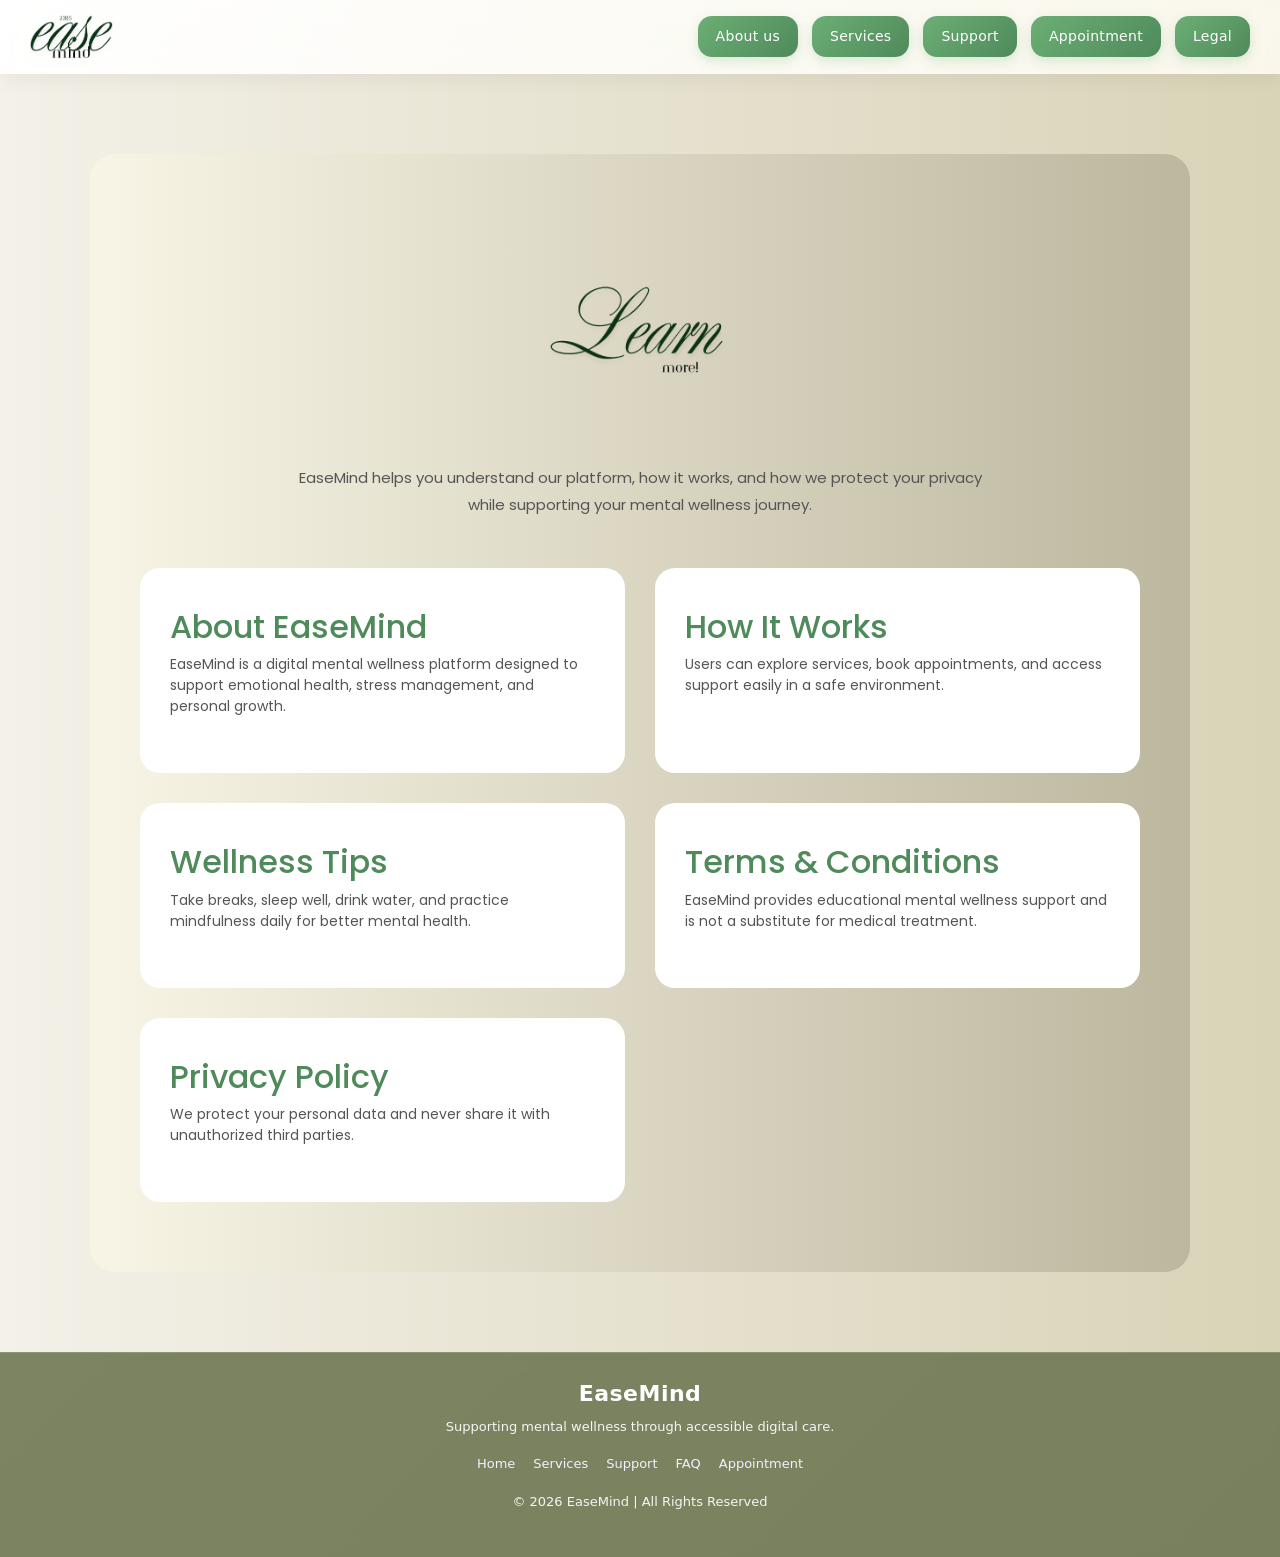
<file: learnmore.html>
<!DOCTYPE html>
<html lang="en">
<head>
    <meta charset="UTF-8">
    <meta name="viewport" content="width=device-width, initial-scale=1.0">
    <title>EaseMind - Learn More</title>

    <!-- CUSTOM CSS -->
    <link rel="stylesheet" href="assets/css/style.css">

    <!-- BOOTSTRAP CSS -->
    <link rel="stylesheet" href="assets/bootstrap/css/bootstrap.min.css">

    <!-- GOOGLE FONT -->
    <link href="https://fonts.googleapis.com/css2?family=Poppins:wght@300;400;600&display=swap" rel="stylesheet">
</head>

<body>

<header>

    <a href="index.html" class="logo">
        <img src="assets/images/EASE.png" alt="Logo">
    </a>

    <nav>
        <a href="index.html#about">About us</a>
        <a href="services.html">Services</a>
        <a href="support.html">Support</a>
        <a href="appointment.html">Appointment</a>
        <a href="legal.html">Legal</a>
    </nav>

</header>

<!-- LEARN MORE PAGE -->
<section class="learnmore-page">

    <div class="learnmore-container">

        <img src="assets/images/learnmore.png" alt="learnmore">

        <p class="learnmore-text">
            EaseMind helps you understand our platform, how it works, and how we protect your privacy while supporting your mental wellness journey.
        </p>

        <div class="learnmore-grid">

            <div class="learnmore-box">
                <h2>About EaseMind</h2>
                <p>
                    EaseMind is a digital mental wellness platform designed to support emotional health,
                    stress management, and personal growth.
                </p>
            </div>

            <div class="learnmore-box">
                <h2>How It Works</h2>
                <p>
                    Users can explore services, book appointments, and access support easily in a safe environment.
                </p>
            </div>

            <div class="learnmore-box">
                <h2>Wellness Tips</h2>
                <p>
                    Take breaks, sleep well, drink water, and practice mindfulness daily for better mental health.
                </p>
            </div>

            <div class="learnmore-box">
                <h2>Terms & Conditions</h2>
                <p>
                    EaseMind provides educational mental wellness support and is not a substitute for medical treatment.
                </p>
            </div>

            <div class="learnmore-box">
                <h2>Privacy Policy</h2>
                <p>
                    We protect your personal data and never share it with unauthorized third parties.
                </p>
            </div>

        </div>

    </div>

</section>

<footer class="footer">

    <div class="footer-content">

        <h3>EaseMind</h3>

        <p>
            Supporting mental wellness through accessible digital care.
        </p>

        <div class="footer-links">
            <a href="index.html">Home</a>
            <a href="services.html">Services</a>
            <a href="support.html">Support</a>
            <a href="faq.html">FAQ</a>
            <a href="appointment.html">Appointment</a>
        </div>

        <p class="footer-copy">
            © 2026 EaseMind | All Rights Reserved
        </p>

    </div>

</footer>

<!-- BOOTSTRAP JS -->
<script src="assets/bootstrap/js/bootstrap.bundle.min.js"></script>

</body>
</html>
</file>
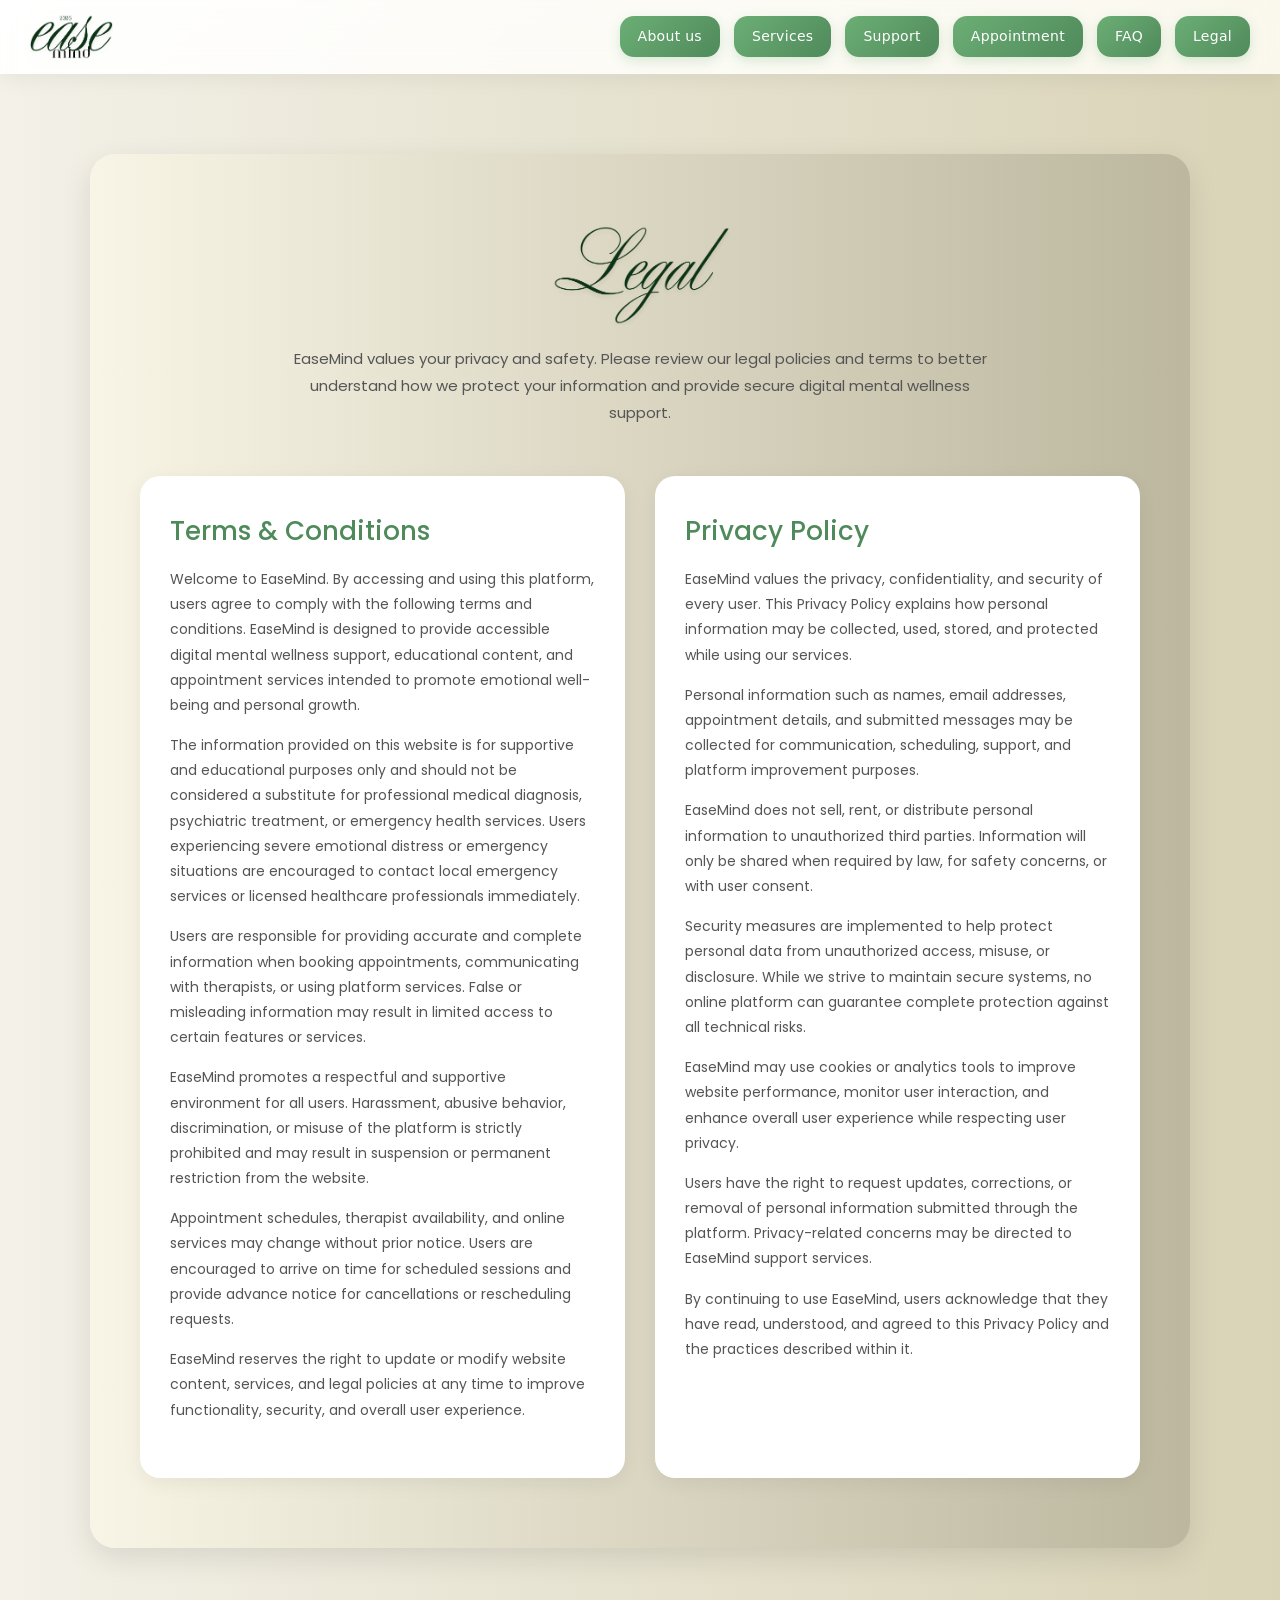
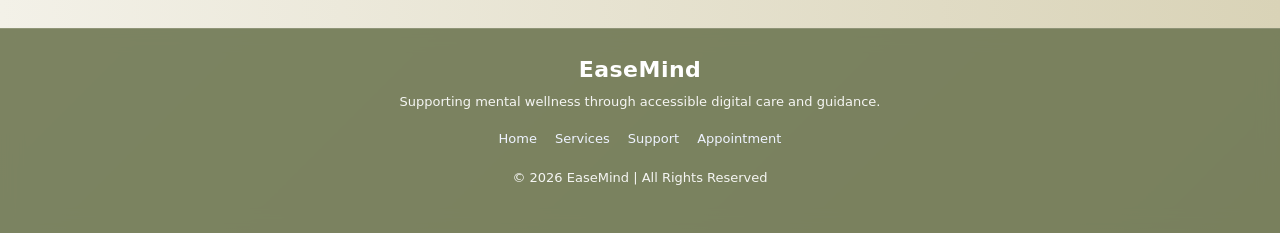
<file: legal.html>
<!DOCTYPE html>
<html lang="en">
<head>
    <meta charset="UTF-8">
    <meta name="viewport" content="width=device-width, initial-scale=1.0">
    <title>EaseMind - Legal</title>

    <!-- CUSTOM CSS -->
    <link rel="stylesheet" href="assets/css/style.css">

    <!-- BOOTSTRAP CSS -->
    <link rel="stylesheet" href="assets/bootstrap/css/bootstrap.min.css">

    <!-- GOOGLE FONT -->
    <link href="https://fonts.googleapis.com/css2?family=Poppins:wght@300;400;600&display=swap" rel="stylesheet">
</head>

<body>

<!-- HEADER -->
<header>

    <a href="index.html" class="logo">
        <img src="assets/images/EASE.png" alt="Logo">
    </a>

    <nav>
        <a href="index.html#about">About us</a>
        <a href="services.html">Services</a>
        <a href="support.html">Support</a>
        <a href="appointment.html">Appointment</a>
        <a href="faq.html">FAQ</a>
        <a href="legal.html">Legal</a>
    </nav>

</header>

<!-- LEGAL PAGE -->
<section class="legal-page">

    <div class="legal-container">

        <img src="assets/images/Legal.png" alt="Legal">

        <p class="legal-text">
            EaseMind values your privacy and safety.
            Please review our legal policies and terms to better understand
            how we protect your information and provide secure digital mental wellness support.
        </p>

        <!-- LEGAL GRID -->
        <div class="legal-grid">

            <!-- TERMS & CONDITIONS -->
            <div class="legal-box">

                <h2>Terms & Conditions</h2>

                <p>
                    Welcome to EaseMind. By accessing and using this platform, users agree
                    to comply with the following terms and conditions. EaseMind is designed
                    to provide accessible digital mental wellness support, educational content,
                    and appointment services intended to promote emotional well-being and
                    personal growth.
                </p>

                <p>
                    The information provided on this website is for supportive and educational
                    purposes only and should not be considered a substitute for professional
                    medical diagnosis, psychiatric treatment, or emergency health services.
                    Users experiencing severe emotional distress or emergency situations are
                    encouraged to contact local emergency services or licensed healthcare
                    professionals immediately.
                </p>

                <p>
                    Users are responsible for providing accurate and complete information
                    when booking appointments, communicating with therapists, or using
                    platform services. False or misleading information may result in limited
                    access to certain features or services.
                </p>

                <p>
                    EaseMind promotes a respectful and supportive environment for all users.
                    Harassment, abusive behavior, discrimination, or misuse of the platform
                    is strictly prohibited and may result in suspension or permanent restriction
                    from the website.
                </p>

                <p>
                    Appointment schedules, therapist availability, and online services may
                    change without prior notice. Users are encouraged to arrive on time for
                    scheduled sessions and provide advance notice for cancellations or
                    rescheduling requests.
                </p>

                <p>
                    EaseMind reserves the right to update or modify website content, services,
                    and legal policies at any time to improve functionality, security, and
                    overall user experience.
                </p>

            </div>

            <!-- PRIVACY POLICY -->
            <div class="legal-box">

                <h2>Privacy Policy</h2>

                <p>
                    EaseMind values the privacy, confidentiality, and security of every user.
                    This Privacy Policy explains how personal information may be collected,
                    used, stored, and protected while using our services.
                </p>

                <p>
                    Personal information such as names, email addresses, appointment details,
                    and submitted messages may be collected for communication, scheduling,
                    support, and platform improvement purposes.
                </p>

                <p>
                    EaseMind does not sell, rent, or distribute personal information to
                    unauthorized third parties. Information will only be shared when required
                    by law, for safety concerns, or with user consent.
                </p>

                <p>
                    Security measures are implemented to help protect personal data from
                    unauthorized access, misuse, or disclosure. While we strive to maintain
                    secure systems, no online platform can guarantee complete protection
                    against all technical risks.
                </p>

                <p>
                    EaseMind may use cookies or analytics tools to improve website performance,
                    monitor user interaction, and enhance overall user experience while
                    respecting user privacy.
                </p>

                <p>
                    Users have the right to request updates, corrections, or removal of
                    personal information submitted through the platform. Privacy-related
                    concerns may be directed to EaseMind support services.
                </p>

                <p>
                    By continuing to use EaseMind, users acknowledge that they have read,
                    understood, and agreed to this Privacy Policy and the practices described
                    within it.
                </p>

            </div>

        </div>

    </div>

</section>

<!-- FOOTER -->
<footer class="footer">

    <div class="footer-content">

        <h3>EaseMind</h3>

        <p>
            Supporting mental wellness through accessible
            digital care and guidance.
        </p>

        <div class="footer-links">
            <a href="index.html">Home</a>
            <a href="services.html">Services</a>
            <a href="support.html">Support</a>
            <a href="appointment.html">Appointment</a>
        </div>

        <p class="footer-copy">
            © 2026 EaseMind | All Rights Reserved
        </p>

    </div>

</footer>

<!-- BOOTSTRAP JS -->
<script src="assets/bootstrap/js/bootstrap.bundle.min.js"></script>

</body>
</html>
</file>
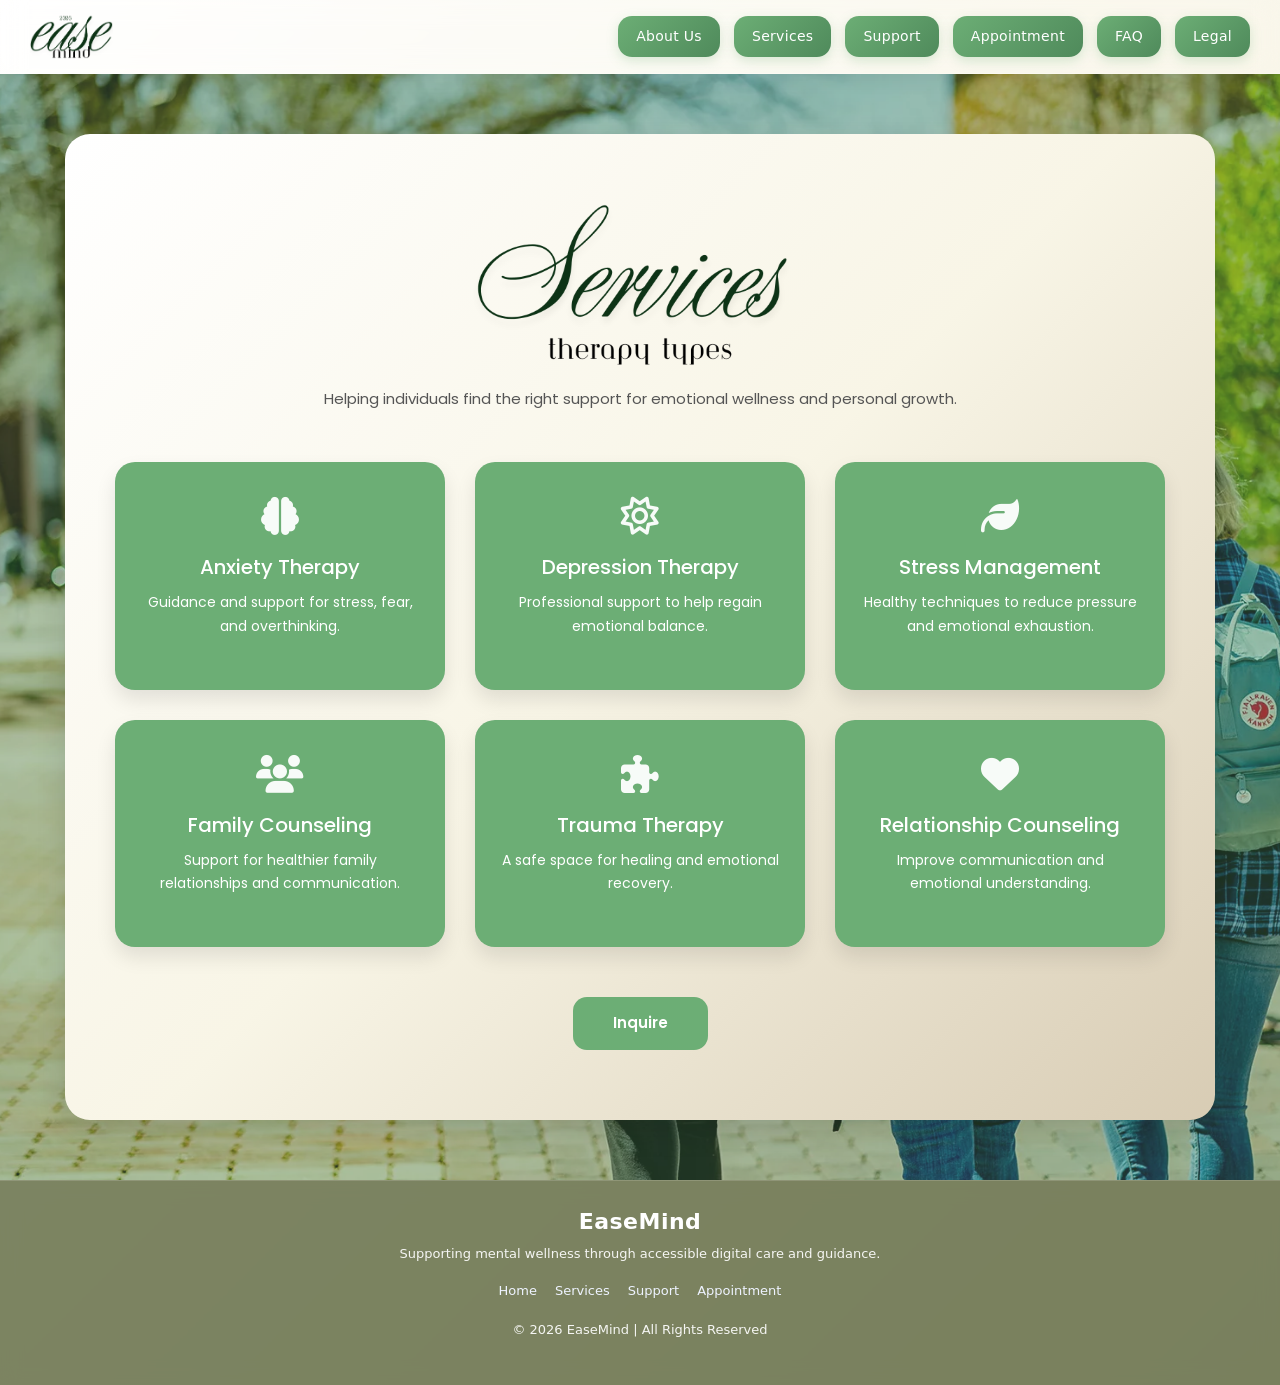
<file: services.html>
<!DOCTYPE html>
<html lang="en">
<head>
    <meta charset="UTF-8">

    <meta name="viewport" content="width=device-width, initial-scale=1.0">

    <title>EaseMind - Services</title>

    <!-- CUSTOM CSS -->
    <link rel="stylesheet" href="assets/css/style.css">

    <!-- BOOTSTRAP CSS -->
    <link rel="stylesheet" href="assets/bootstrap/css/bootstrap.min.css">

    <!-- GOOGLE FONT -->
    <link href="https://fonts.googleapis.com/css2?family=Poppins:wght@300;400;600&display=swap" rel="stylesheet">

    <!-- FONT AWESOME -->
    <link rel="stylesheet"
    href="https://cdnjs.cloudflare.com/ajax/libs/font-awesome/6.5.1/css/all.min.css">
</head>

<body>

<!-- HEADER -->
<header>

    <a href="index.html" class="logo">
        <img src="assets/images/EASE.png" alt="Logo">
    </a>

    <nav>
        <a href="index.html#about">About Us</a>
        <a href="services.html">Services</a>
        <a href="support.html">Support</a>
        <a href="appointment.html">Appointment</a>
        <a href="faq.html">FAQ</a>
        <a href="legal.html">Legal</a>
    </nav>

</header>

<!-- SERVICES PAGE -->
<section class="services-page">

    <div class="services-container-wrapper">

        <img src="assets/images/services.png" alt="Services">

        <p class="services-text">
            Helping individuals find the right support for emotional wellness and personal growth.
        </p>

        <!-- SERVICES GRID -->
        <div class="services-container">

            <!-- BOX 1 -->
            <div class="service-box">

                <div class="icon">
                    <i class="fa-solid fa-brain"></i>
                </div>

                <h4>Anxiety Therapy</h4>

                <p>
                    Guidance and support for stress, fear, and overthinking.
                </p>

            </div>

            <!-- BOX 2 -->
            <div class="service-box">

                <div class="icon">
                    <i class="fa-regular fa-sun"></i>
                </div>

                <h4>Depression Therapy</h4>

                <p>
                    Professional support to help regain emotional balance.
                </p>

            </div>

            <!-- BOX 3 -->
            <div class="service-box">

                <div class="icon">
                    <i class="fa-solid fa-leaf"></i>
                </div>

                <h4>Stress Management</h4>

                <p>
                    Healthy techniques to reduce pressure and emotional exhaustion.
                </p>

            </div>

            <!-- BOX 4 -->
            <div class="service-box">

                <div class="icon">
                    <i class="fa-solid fa-users"></i>
                </div>

                <h4>Family Counseling</h4>

                <p>
                    Support for healthier family relationships and communication.
                </p>

            </div>

            <!-- BOX 5 -->
            <div class="service-box">

                <div class="icon">
                    <i class="fa-solid fa-puzzle-piece"></i>
                </div>

                <h4>Trauma Therapy</h4>

                <p>
                    A safe space for healing and emotional recovery.
                </p>

            </div>

            <!-- BOX 6 -->
            <div class="service-box">

                <div class="icon">
                    <i class="fa-solid fa-heart"></i>
                </div>

                <h4>Relationship Counseling</h4>

                <p>
                    Improve communication and emotional understanding.
                </p>

            </div>

        </div>

        <!-- BUTTON -->
        <a href="appointment.html">
            <button class="services-btn">
                Inquire
            </button>
        </a>

    </div>

</section>

<!-- FOOTER -->
<footer class="footer">

    <div class="footer-content">

        <h3>EaseMind</h3>

        <p>
            Supporting mental wellness through accessible
            digital care and guidance.
        </p>

        <div class="footer-links">

            <a href="index.html">Home</a>

            <a href="services.html">Services</a>

            <a href="support.html">Support</a>

            <a href="appointment.html">Appointment</a>

        </div>

        <p class="footer-copy">
            © 2026 EaseMind | All Rights Reserved
        </p>

    </div>

</footer>

<!-- BOOTSTRAP JS -->
<script src="assets/bootstrap/js/bootstrap.bundle.min.js"></script>

</body>
</html>
</file>
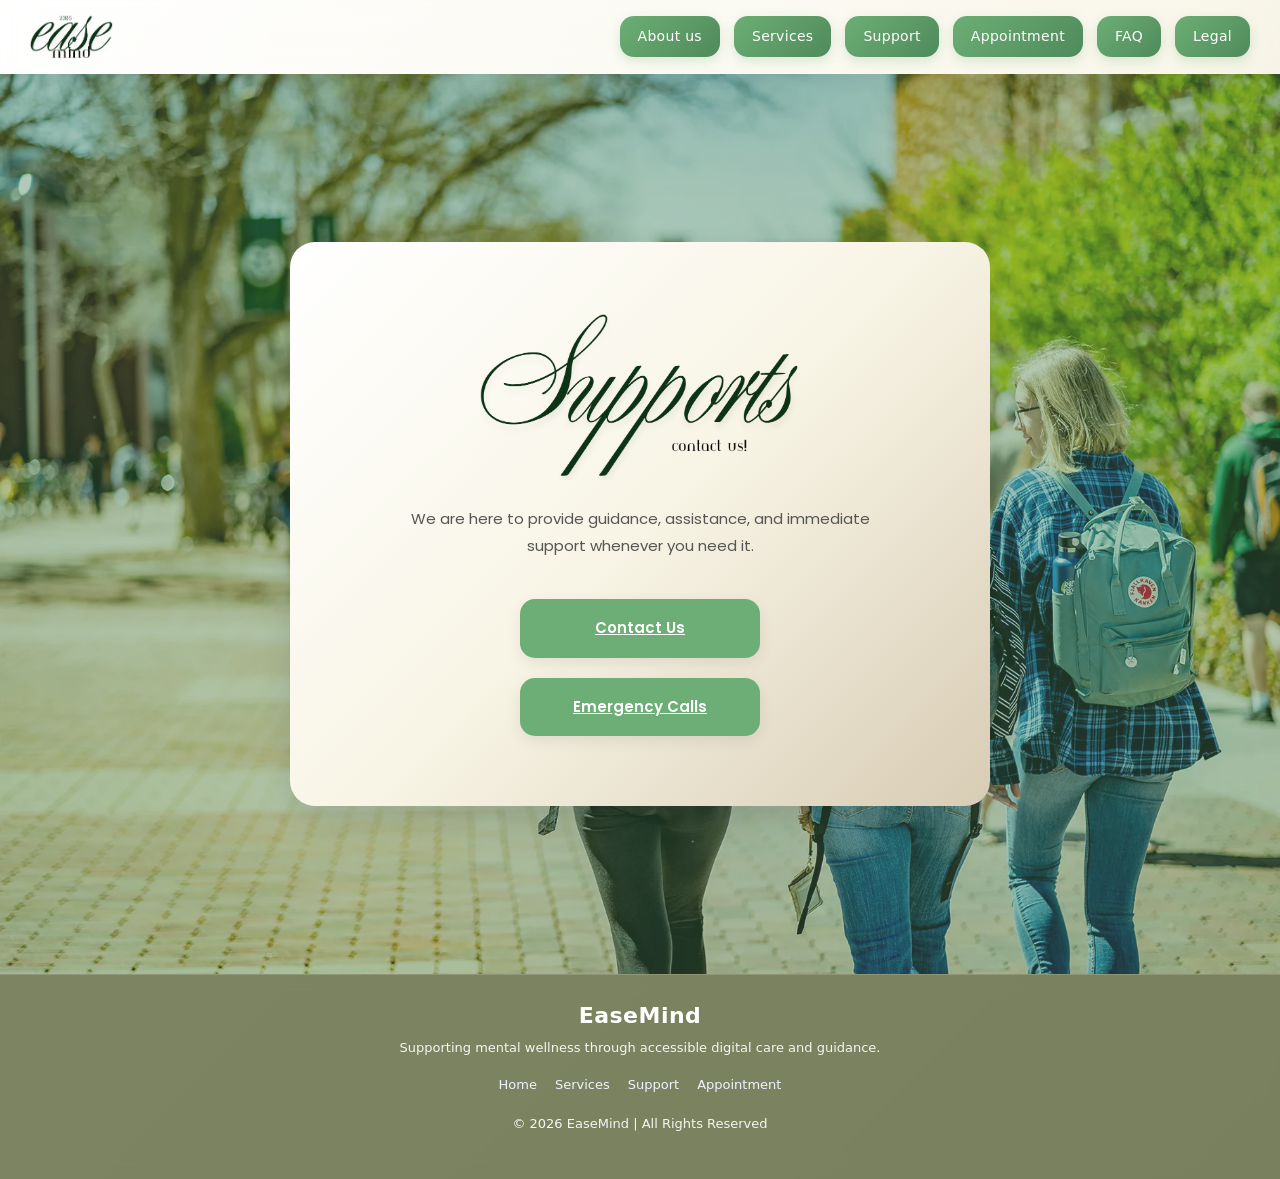
<file: support.html>
<!DOCTYPE html>
<html lang="en">
<head>
    <meta charset="UTF-8">
    <meta name="viewport" content="width=device-width, initial-scale=1.0">
    <title>EaseMind</title>

    <!-- CUSTOM CSS -->
    <link rel="stylesheet" href="assets/css/style.css">

    <!-- BOOTSTRAP CSS -->
    <link rel="stylesheet" href="assets/bootstrap/css/bootstrap.min.css">

    <!-- GOOGLE FONT -->
    <link href="https://fonts.googleapis.com/css2?family=Poppins:wght@300;400;600&display=swap" rel="stylesheet">
</head>

<body>

<!-- HEADER -->
<header>

    <a href="index.html" class="logo">
        <img src="assets/images/EASE.png" alt="Logo">
    </a>

    <nav>
        <a href="index.html#about">About us</a>
        <a href="services.html">Services</a>
        <a href="support.html">Support</a>
        <a href="appointment.html">Appointment</a>
        <a href="faq.html">FAQ</a>
        <a href="legal.html">Legal</a>
    </nav>

</header>

<section class="support-page">

    <div class="support-container">

        <img src="assets/images/supports.png" alt="Supports">

        <p class="support-text">
            We are here to provide guidance, assistance, and immediate support whenever you need it.
        </p>

        <div class="support-buttons">

            <a href="contactus.html" class="support-btn">
                Contact Us
            </a>

            <a href="emergency.html" class="support-btn emergency">
                Emergency Calls
            </a>

        </div>

    </div>

</section>

<footer class="footer">

    <div class="footer-content">

        <h3>EaseMind</h3>

        <p>
            Supporting mental wellness through accessible
            digital care and guidance.
        </p>

        <div class="footer-links">
            <a href="index.html">Home</a>
            <a href="services.html">Services</a>
            <a href="support.html">Support</a>
            <a href="appointment.html">Appointment</a>
        </div>

        <p class="footer-copy">
            © 2026 EaseMind | All Rights Reserved
        </p>

    </div>

</footer>

<!-- BOOTSTRAP JS -->
<script src="assets/bootstrap/js/bootstrap.bundle.min.js"></script>

</body>
</html>
</file>
<file: assets/css/style.css>
/* PREVIEW MOBILE */

@media screen and (max-width: 768px){

    body{
        overflow-x: hidden;
    }

    /* HEADER */

    header{

        display: flex;

        flex-direction: column;

        align-items: center;

        justify-content: center;

        gap: 12px;

        padding: 15px;
    }

    /* LOGO */

    .logo{

        display: flex;

        justify-content: center;

        align-items: center;

        margin: 0 auto;
    }

    .logo img{

        display: block;

        margin: 0 auto;
    }

    /* NAVIGATION */

    nav{

        display: flex;

        flex-wrap: wrap;

        justify-content: center;

        gap: 10px;

        width: 100%;
    }

    nav a{

        font-size: 12px;

        padding: 10px 14px;
    }

    /* HERO */

    .hero-text,
    .hero-content{

        padding: 40px;
    }

    .easemind,
    .hero-content h1{

        font-size: 48px;
    }

    .description,
    .hero-description{

        max-width: 100%;
    }

    /* CONTAINERS */

    .about,
    .services-container-wrapper,
    .support-container,
    .contact-container,
    .session-container,
    .emergency-container,
    .legal-container,
    .learnmore-container,
    .appointment-section,
    .schedule-container{

        width: 92%;

        margin-left: auto;

        margin-right: auto;
    }

}





/*Smooth Scrollings*/
html {
    scroll-behavior: smooth;
}

/*GLOBAL FONT*/
body {
    font-family: Arial, sans-serif;

    background: linear-gradient(
        135deg,
        #ffffff,
        #f8f5e6,
        #d8ccb4
    );

    min-height: 100vh;
}

/* RESET */
* {
    margin: 0;
    padding: 0;
    box-sizing: border-box;

}

/* HEADER */
header{
    position: sticky;
    top: 0;
    z-index: 999;

    display: flex;
    justify-content: space-between;
    align-items: center;

    padding: 14px 30px;

    background: rgba(255,255,255,0.18);

    backdrop-filter: blur(12px);

    -webkit-backdrop-filter: blur(12px);

    border-bottom: 1px solid rgba(255,255,255,0.2);

    box-shadow: 0 4px 20px rgba(0,0,0,0.06);
}
.logo {
    display: inline-block;
    width: 45px;
    height: 45px;
}

.logo img {
    height: 45px;      /* control size */
    width: auto;       /* keeps original ratio */
    display: block;
}

.logo {
    font-weight: bold;
}



nav {

    display: flex;
    gap: 14px;
}

/* NAV LINKS */
nav a {

    position: relative;
    text-decoration: none;

    color: #ffffff !important;

    background: linear-gradient(135deg, #6CAE75, #4f8a5b);
    padding: 10px 18px;
    border-radius: 14px;

    font-size: 14px;
    font-weight: 500;
    letter-spacing: 0.3px;

    transition: all 0.3s ease;
    display: inline-flex;

    align-items: center;
    justify-content: center;
    overflow: hidden;
    box-shadow: 0 4px 12px rgba(108, 174, 117, 0.25);
}

/* GLOW EFFECT */
nav a::before {

    content: "";

    position: absolute;
    top: 0;
    left: -100%;
    width: 100%;
    height: 100%;

    background: rgba(255,255,255,0.18);
    transition: 0.5s;
}

/* HOVER */
nav a:hover {

    transform: translateY(-3px) scale(1.03);

    box-shadow: 0 8px 20px rgba(108,174,117,0.35);

    background: linear-gradient(135deg, #7bc785, #5a9a64);

    color: #f1f1f1 !important;
}

/* SHINE ANIMATION */
nav a:hover::before {

    left: 100%;
}

/* ACTIVE CLICK */
nav a:active {

    transform: scale(0.96);
}

/* ACTIVE CLICK */
nav a:active {

    transform: scale(0.96);
}
/* footer */
/* FOOTER */
.footer {

    background: rgba(113, 122, 86, 0.92);

    backdrop-filter: blur(10px);

    color: white;

    padding: 28px 20px;

    text-align: center;

    margin-top: 60px;

    border-top: 1px solid rgba(255,255,255,0.15);
}

/* TITLE */
.footer h3 {

    font-size: 22px;

    margin-bottom: 8px;

    font-weight: 600;

    letter-spacing: 0.5px;
}

/* TEXT */
.footer p {

    font-size: 13px;

    line-height: 1.7;

    opacity: 0.92;
}

/* LINKS AREA */
.footer-links {

    margin: 16px 0;

    display: flex;

    justify-content: center;

    flex-wrap: wrap;

    gap: 18px;
}

/* LINKS */
.footer-links a {

    color: #eef3ff;

    text-decoration: none;

    font-size: 13px;

    transition: 0.3s ease;
}

/* HOVER */
.footer-links a:hover {

    color: #9be7a5;

    transform: translateY(-2px);
}

/* COPYRIGHT */
.footer-copy {

    margin-top: 18px;

    opacity: 0.7;

    font-size: 12px;
}



/* HERO SECTION */
.hero {

    position: relative;

    height: 500px;

    overflow: hidden;

    font-family: 'Poppins', sans-serif;
    
}

/* SLIDES */
.hero-slide {

    position: absolute;

    top: 0;
    left: 0;

    width: 100%;
    height: 100%;

    background-repeat: no-repeat;

    background-position: center;

    background-size: cover;

    display: flex;

    align-items: center;

    opacity: 0;

    pointer-events: none;

    z-index: 0;

    transition: opacity 0.6s ease-in-out;

    overflow: hidden;
}

/* TRANSPARENCY OVERLAY */
.hero-slide::before {

    content: "";

    position: absolute;

    inset: 0;

    background: rgba(76, 128, 85, 0.4);

    z-index: 1;
}

/* ACTIVE */
.hero-slide.active {

    opacity: 1;

    pointer-events: auto;
}


/* RIGHT */
.hero-image {
    width: 50%;
    height: 100%;
    overflow: hidden; /* important */
}


/* IMAGE FIX */
.hero-image img {
    width: 100%;
    height: 100%;
    display: block;
}

/* ACTIVE SLIDE */
.hero-slide.active {
    opacity: 1;
}


/* SMALL TEXT */
.small-text {

    color: white;
    margin-bottom: 10px;
}

/* TEXT OVERLAY */
.hero-text {

    position: relative;
    z-index: 2;
    width: 100%;
    padding: 80px;
    display: flex;
    flex-direction: column;
    justify-content: center;
}

/* TITLE */
.easemind {

    color: white;
    font-size: 60px;
    font-weight: 700;
    margin-bottom: 20px;
}

.hero-btn{
    display: inline-block;
    padding: 10px 20px;
    background: white;
    color: #4f8a5b;
    text-decoration: none;
    border-radius: 10px;
    font-size: 14px;
    font-weight: 600;
    width: fit-content;
    transition: 0.3s ease;
}

.hero-btn:hover{
    background: #6CAE75;
    color: white;
}

/* DESCRIPTION */
.description {

    color: white;
    line-height: 1.8;
    bottom: 25px;
}

/* BUTTON */
.hero-text button {

    width: 140px;
    padding: 12px;
    border: none;
    border-radius: 10px;
    background: white;

    cursor: pointer;
    font-weight: 600;
    transition: 0.3s;
}

.hero-text button:hover {
    background: #6CAE75;
    color: white;
}

/* ARROWS */
/* MODERN GLASS ARROWS */

.arrow{

    position: absolute;
    top: 50%;
    transform: translateY(-50%);
    z-index: 20;

    width: 58px;
    height: 58px;
    border-radius: 50%;
    border: 1px solid rgba(255,255,255,0.25);
    background: rgba(255,255,255,0.12);
    backdrop-filter: blur(10px);
    -webkit-backdrop-filter: blur(10px);
    color: white;
    font-size: 26px;
    display: flex;

    align-items: center;

    justify-content: center;
    cursor: pointer;
    transition: all 0.3s ease;
    box-shadow: 0 8px 25px rgba(0,0,0,0.15);
}

/* HOVER */

.arrow:hover{

    background: rgba(255,255,255,0.22);
    transform: translateY(-50%) scale(1.08);
    box-shadow: 0 12px 30px rgba(0,0,0,0.22);
}

/* LEFT SLIDER BUTTON */
.arrow.left{
    left: 25px;
}

/* RIGHT SLIDER BUTTON */
.arrow.right{
    right: 25px;
}


/* MISSION & VISION */


.mission-vision {
    display: flex;
    justify-content: center;
    gap: 25px;
    flex-wrap: wrap;
    margin-top: 70px;
    margin-bottom: 40px;
}

/* MINIMAL BOX */
.mv-box {

    width: 320px;
    background: rgba(255,255,255,0.7);
    backdrop-filter: blur(6px);
    padding: 30px 25px;
    border-radius: 18px;
    text-align: center;
    border: 1px solid rgba(255,255,255,0.4);
    box-shadow: 0 5px 15px rgba(0,0,0,0.06);
    transition: 0.3s ease;
}

/* HOVER */
.mv-box:hover {

    transform: translateY(-5px);
}

/* TITLE */
.mv-box h3 {

    color: #4f8a5b;

    font-size: 22px;

    margin-bottom: 12px;
}

/* TEXT */
.mv-box p {

    color: #555;

    line-height: 1.7;

    font-size: 14px;
}

/* */


/* ABOUT SECTION */
.about {
    font-family: 'Poppins', sans-serif;
    background: linear-gradient(to right, #f8f5e6, #bcb79e);
    max-width: 900px;
    margin: 50px auto;
    padding: 50px;
    border-radius: 16px;
    box-shadow: 0 10px 30px rgba(0, 0, 0, 0.25);
    display: block;
    position: relative;
    z-index: 1;
}

/* TEXT */
.about h2 {
    color: #3d4f6b;
    margin-bottom: 10px;
}

.about p {
    max-width: 800px;
    margin: 20px auto;
    line-height: 1.8;
    font-size: 16px;
    text-align: left;
}

/* IMAGE */
.about img {
    width: 400px;
    height: auto;
    margin-bottom: 30px;
    display: block;
    margin-left: auto;
    margin-right: auto;
}

/* THERAPIST TITLE */
.about h3 {
    margin-bottom: 20px;
    color: #3d4f6b;
    text-align: center;
}

/* TEAM CONTAINER (FIXED) */
.team-container {
    display: flex;
    justify-content: center;
    gap: 30px;
    flex-wrap: wrap;
    margin-top: 20px;
}

/* TEAM BOX (FIXED - IMPORTANT) */
.team-box {
    width: 180px;
    padding: 15px;
    background: #6CAE75;
    border-radius: 12px;
    text-align: center;
    color: white;
}

/* IF YOU HAVE IMAGES INSIDE BOX */
.team-box img {
    width: 100%;
    height: 120px;
    object-fit: cover;
    border-radius: 10px;
    margin-bottom: 10px;
}









/* SERVICES SECTION  */


.services-page {

    min-height: 100vh;

    display: flex;

    justify-content: center;

    align-items: center;

    padding: 60px 20px;

    position: relative;

    font-family: 'Poppins', sans-serif;

     background-image: url('../images/backgroundsession.webp');

    background-size: cover;

    background-position: center;

    overflow: hidden;
}

/* GREEN OVERLAY */
.services-page::before {

    content: "";

    position: absolute;

    inset: 0;

    background: rgba(76, 128, 85, 0.4);

    z-index: 1;
}

/* MAIN BOX */
.services-container-wrapper {

    position: relative;
    z-index: 2;
    width: 100%;
    max-width: 1150px;
    background: linear-gradient(135deg, #ffffff, #f8f5e6, #d8ccb4);
    backdrop-filter: blur(8px);
    padding: 70px 50px;
    border-radius: 25px;
    text-align: center;
    box-shadow: 0 10px 30px rgba(0,0,0,0.12);
}

/* IMAGE */
.services-container-wrapper img {

    width: 350px;
    max-width: 100%;
    height: auto;
    display: block;
    margin: 0 auto 20px;
}

/* DESCRIPTION */
.services-text {

    max-width: 700px;
    margin: 0 auto 50px;

    color: #555;
    font-size: 15px;

    line-height: 1.8;
}

/* GRID */
.services-container {

    display: grid;
    grid-template-columns: repeat(auto-fit, minmax(250px, 1fr));
    gap: 30px;
}

/* SERVICE BOX */
.service-box {

    background: #6CAE75;
    padding: 35px 25px;
    border-radius: 20px;
    color: white;

    text-align: center;
    box-shadow: 0 10px 20px rgba(0,0,0,0.10);
    transition: 0.3s ease;
}

/* HOVER */
.service-box:hover {
    transform: translateY(-8px);
    background: #4f8a5b;
}

/* ICON */
.icon {

    font-size: 38px;
    margin-bottom: 20px;

    color: rgba(255,255,255,0.95);
    display: flex;
    justify-content: center;
    align-items: center;
}

/* TITLE */
.service-box h4 {
    margin-bottom: 12px;
    font-size: 20px;
}

/* TEXT */
.service-box p {
    font-size: 14px;
    line-height: 1.7;
}

/* BUTTON */
.services-btn {

    margin-top: 50px;
    padding: 15px 40px;
    border: none;
    border-radius: 14px;

    background: #6CAE75;
    color: white;
    font-size: 15px;
    font-weight: 600;
    cursor: pointer;
    transition: 0.3s ease;
}

/* BUTTON HOVER */
.services-btn:hover {
    background: #4f8a5b;
    transform: translateY(-3px);
}

/* RESPONSIVE */
@media(max-width: 768px){
    .services-container-wrapper {
        padding: 50px 25px;
    }

    .services-container {
        grid-template-columns: 1fr;
    }
}









/* ========================================= */
/* SUPPORT PAGE */
/* ========================================= */
.support-page {
    min-height: 100vh;
    display: flex;
    justify-content: center;
    align-items: center;
    padding: 60px 20px;
    font-family: 'Poppins', sans-serif;
    position: relative;
    background-image: url('../images/backgroundsession.webp');
    background-size: cover;
    background-position: center;
    overflow: hidden;
}

/* GREEN TRANSPARENCY OVERLAY */
.support-page::before {
    content: "";
    position: absolute;
    inset: 0;
    background: rgba(76, 128, 85, 0.4);
    z-index: 1;
}

/* MAIN CONTAINER */
.support-container {
    position: relative;
    z-index: 2;
    width: 100%;
    max-width: 700px;
    background: linear-gradient(135deg, #ffffff, #f8f5e6, #d8ccb4);
    backdrop-filter: blur(8px);
    padding: 70px 50px;
    border-radius: 25px;
    text-align: center;

    box-shadow: 0 10px 30px rgba(0,0,0,0.12);
}

/* IMAGE */
.support-container img {
    width: 320px;
    max-width: 100%;
    height: auto;
    display: block;
    margin: 0 auto 25px;
}

/* DESCRIPTION */
.support-text {
    color: #555;
    line-height: 1.8;
    font-size: 15px;
    max-width: 500px;
    margin: 0 auto 40px;
}

/* BUTTON AREA */
.support-buttons {
    display: flex;

    flex-direction: column;

    gap: 20px;

    align-items: center;
}

/* BUTTON */
.support-btn {

    width: 240px;

    padding: 18px;

    border: none;

    border-radius: 15px;

    background: #6CAE75;

    color: white;

    font-size: 15px;

    font-weight: 600;

    cursor: pointer;

    transition: 0.3s ease;

    box-shadow: 0 5px 15px rgba(0,0,0,0.08);
}

/* HOVER */
.support-btn:hover {

    transform: translateY(-5px);

    background: #4f8a5b;
}

/* EMERGENCY BUTTON */
.emergency:hover {

    background: #d9534f;
}

/* RESPONSIVE */
@media(max-width: 768px){

    .support-container {

        padding: 50px 25px;
    }

    .support-btn {

        width: 100%;
    }
}














/* ========================================= */
/* APPOINTMENT HERO */
/* ========================================= */

.appointment-hero {

    position: relative;

    width: 100%;

    height: 550px;

     background-image: url('../images/background1.png');

    background-size: cover;

    background-position: center;

    display: flex;

    align-items: center;

    overflow: hidden;

    font-family: 'Poppins', sans-serif;
}

/* TRANSPARENT OVERLAY */
.hero-overlay {

    position: absolute;

    inset: 0;

    background: rgba(76, 128, 85, 0.70);
}

/* CONTENT */
.hero-content {

    position: relative;

    z-index: 2;

    padding: 80px;

    max-width: 700px;
}

/* SMALL TEXT */
.small-text {

    color: white;

    font-size: 18px;

    margin-bottom: 15px;
}

/* TITLE */
.hero-content h1 {

    font-size: 70px;

    line-height: 1.1;

    color: white;

    margin-bottom: 25px;
}

/* DESCRIPTION */
.hero-description {

    color: white;

    line-height: 1.9;

    font-size: 15px;

    max-width: 550px;

    margin-bottom: 35px;
}

/* BUTTON */
.hero-btn {

    padding: 14px 35px;

    border: none;

    border-radius: 12px;

    background: white;

    color: #6CAE75;

    font-weight: 600;

    cursor: pointer;

    transition: 0.3s;
}

/* SCHEDULE BUTTON */
.schedule-btn {

    padding: 14px 35px;

    border: 2px solid white;

    border-radius: 12px;

    background: transparent;

    color: white;

    font-weight: 600;

    cursor: pointer;

    transition: 0.3s;
}

.schedule-btn:hover {

    background: white;

    color: #6CAE75;

    transform: translateY(-3px);
}

.hero-btn:hover {

    background: #4f8a5b;

    color: white;

    transform: translateY(-3px);
}


/* APPOINTMENT SECTION */


.appointment-section {

    font-family: 'Poppins', sans-serif;
    background: linear-gradient(to right, #f8f5e6, #bcb79e);
    max-width: 950px;
    margin: 60px auto;
    padding: 60px;
    border-radius: 20px;
    box-shadow: 0 10px 30px rgba(0,0,0,0.2);
}

/* CLEAN STEP ICON */

.step-icon {

    width: 80px;
    height: 80px;
    margin: 0 auto 18px;

    border-radius: 50%;
    background: #eef7ef;
    display: flex;

    justify-content: center;
    align-items: center;
    font-size: 34px;
    transition: 0.3s ease;
}

/* HOVER */
.team-box:hover .step-icon {
    transform: translateY(-4px);
    background: #dff0e2;
}

/* IMAGE */
.appointment-section img {
    width: 350px;
    max-width: 100%;
    display: block;
    margin: 0 auto 30px;
}

/* TEXT */
.appointment-content p {
    max-width: 800px;
    margin: 20px auto;
    line-height: 1.8;
    font-size: 16px;
    color: #333;
}

/* TITLE */
.appointment-steps h3 {
    text-align: center;
    color: #3d4f6b;
    margin-top: 50px;
    margin-bottom: 30px;
    font-size: 32px;
}

/* CONTAINER */
.team-container {
    display: flex;
    justify-content: center;
    gap: 30px;
    flex-wrap: wrap;
}

/* BOX */
.team-box {
    width: 220px;
    padding: 18px;
    background: #6CAE75;
    border-radius: 15px;
    text-align: center;
    color: white;
    transition: 0.3s;
}

.team-box:hover {
    transform: translateY(-5px);
}

/* IMAGE */
.team-box img {
    width: 100%;
    height: 130px;
    object-fit: cover;
    border-radius: 12px;
    margin-bottom: 12px;
}

/* TITLE */
.team-box h4 {
    margin-bottom: 10px;
    font-size: 20px;
}

/* TEXT */
.team-box p {

    font-size: 14px;

    line-height: 1.6;
}


/* RESPONSIVE */


@media(max-width: 900px){
    .hero-content {
        padding: 40px;
    }
    .hero-content h1 {
        font-size: 45px;
    }
    .appointment-section {
        margin: 30px 20px;
        padding: 40px 25px;
    }

    .team-container {
        flex-direction: column;
        align-items: center;
    }
}







/* BOOK SESSION FOR AN APPOINTMENT SECTION [will be navigate through the appointment-session.html] */

/* ========================================= */
/* BOOK SESSION PAGE */
/* ========================================= */

.book-session {

    width: 100%;
    display: flex;
    justify-content: center;
    align-items: center;
    padding: 120px 20px 40px;
    position: relative;

    font-family: 'Poppins', sans-serif;

     background-image: url('../images/backgroundsession.webp');
    background-size: cover;
    background-position: center;
}

/* OVERLAY */

.book-session::before {

    content: "";
    position: absolute;

    inset: 0;
    background: rgba(76, 128, 85, 0.4);
    z-index: 1;
}

/* CONTAINER */

.session-container {

    position: relative;

    z-index: 2;

    width: 100%;

    max-width: 700px;

    background: rgba(255,255,255,0.95);

    padding: 45px;

    border-radius: 25px;

    text-align: center;

    box-shadow: 0 10px 30px rgba(0,0,0,0.12);
}

/* IMAGE */

.session-container img {

    width: 180px;

    margin-bottom: 20px;
}

/* TEXT */

.session-text {

    color: #555;

    line-height: 1.8;

    font-size: 14px;

    margin-bottom: 30px;
}

/* FORM */

.session-form {

    display: flex;

    flex-direction: column;

    gap: 18px;
}

/* INPUTS */

.session-form input,
.session-form textarea {

    width: 100%;

    padding: 16px;

    border: none;

    border-radius: 14px;

    background: #f5f5f5;

    font-size: 14px;

    font-family: 'Poppins', sans-serif;

    outline: none;
}

/* TEXTAREA */

.session-form textarea {

    min-height: 130px;

    resize: none;
}

/* TERMS */

.terms-box {

    display: flex;

    align-items: center;

    gap: 10px;

    font-size: 13px;

    text-align: left;

    color: #555;
}

/* CHECKBOX */

.terms-box input[type="checkbox"] {

    width: 18px;

    height: 18px;

    flex-shrink: 0;
}

/* LINKS */

.terms-box a {
    color: #4f8a5b;
    font-weight: 600;
    text-decoration: none;
}

/* BUTTON */

.session-form button {

    padding: 16px;
    border: none;
    border-radius: 14px;
    background: #6CAE75;
    color: white;
    font-size: 15px;
    font-weight: 600;

    cursor: pointer;
}

/* REMOVE FOOTER GAP */

footer {

    margin-top: 0 !important;
}

.footer {

    margin-top: 0 !important;
}

/* RESPONSIVE */

@media(max-width: 768px){

    .session-container {

        padding: 35px 25px;
    }
}












/* AVAILABLE SCHEDULE PAGE [will be navigate through appointment.html] */

.schedule-page {
    min-height: 100vh;
    display: flex;
    justify-content: center;
    align-items: center;
    padding: 60px 20px;
    font-family: 'Poppins', sans-serif;
    position: relative;
    background-image: url('../images/background1.png');
    background-size: cover;
    background-position: center;
    overflow: hidden;
}

/* SCHED PAGE OVERLAY */
.schedule-page::before {
    content: "";
    position: absolute;
    inset: 0;
    background: rgba(76, 128, 85, 0.65);
    z-index: 1;
}

/* SCHED PAGE CONTAINER */
.schedule-container {
    position: relative;
    z-index: 2;
    width: 100%;
    max-width: 1000px;
    background: rgba(255,255,255,0.92);
    backdrop-filter: blur(8px);
    padding: 70px 50px;
    border-radius: 25px;
    text-align: center;
    box-shadow: 0 10px 30px rgba(0,0,0,0.15);
}

/* SCHED PAGE TITLE */
.schedule-container h1 {
    font-size: 50px;
    color: #2d2d2d;
    margin-bottom: 20px;
}

/* SCHED PAGE TEXT */
.schedule-text {
    max-width: 650px;
    margin: 0 auto 50px;
    line-height: 1.8;
    color: #555;
    font-size: 15px;
}

/* SCHED PAGE GRID */
.schedule-grid {
    display: grid;
    grid-template-columns: repeat(auto-fit, minmax(220px, 1fr));
    gap: 25px;
}

/* SCHED PAGE CARD */
.schedule-card {
    background: #6CAE75;
    padding: 30px 20px;
    border-radius: 18px;
    color: white;
    transition: 0.3s;
}

/* SCHED PAGE HOVER */
.schedule-card:hover {
    transform: translateY(-5px);
    background: #4f8a5b;
}

/* SCHED PAGE TITLE */
.schedule-card h3 {
    margin-bottom: 12px;
    font-size: 22px;
}

/* SCHED PAGE DAY */
.schedule-card p {
    font-size: 18px;
    margin-bottom: 10px;
}

/* SCHED PAGE TIME */
.schedule-card span {
    font-size: 14px;
    opacity: 0.95;
}

/* SCHED PAGE RESPONSIVE */
@media(max-width: 768px){
    .schedule-container {
        padding: 50px 25px;
    }
    .schedule-container h1 {
        font-size: 35px;
    }
}

/* SCHED PAGE BACK BUTTON */
.back-btn {
    display: inline-block;
    margin-bottom: 25px;
    text-decoration: none;
    background: #6CAE75;
    color: white;
    padding: 12px 22px;
    border-radius: 12px;
    font-weight: 600;
    transition: 0.3s;
}

/* SCHED PAGE HOVER */
.back-btn:hover {
    background: #4f8a5b;
    transform: translateY(-3px);
}
















/* ========================================= */
/* LEGAL PAGE */
/* ========================================= */

.legal-page {

    min-height: 100vh;
    padding: 80px 20px;
    background: linear-gradient(to right, #f3f1e8, #d9d3b7);
    font-family: 'Poppins', sans-serif;
    display: flex;
    justify-content: center;
    align-items: center;
}

/* CONTAINER */
.legal-container {

    width: 100%;
    max-width: 1100px;
    background: linear-gradient(to right, #f8f5e6, #bcb79e);
    backdrop-filter: blur(8px);
    padding: 70px 50px;
    border-radius: 25px;
    text-align: center;
    box-shadow: 0 10px 30px rgba(0,0,0,0.10);
}

/* IMAGE */
.legal-container img {
    width: 220px;
    max-width: 100%;
    margin-bottom: 20px;
}

/* DESCRIPTION */
.legal-text {

    max-width: 700px;
    margin: 0 auto 50px;
    color: #555;
    line-height: 1.8;
    font-size: 15px;
}

/* GRID */
.legal-grid {
    display: grid;
    grid-template-columns: repeat(auto-fit, minmax(320px, 1fr));
    gap: 30px;
}

/* BOX */
.legal-box {
    background: white;
    padding: 40px 30px;
    border-radius: 20px;
    text-align: left;
    box-shadow: 0 5px 20px rgba(0,0,0,0.06);
    transition: 0.3s ease;
}

/* HOVER */
.legal-box:hover {
    transform: translateY(-5px);
}

/* TITLE */
.legal-box h2 {
    color: #4f8a5b;
    margin-bottom: 20px;
    font-size: 26px;
}

/* TEXT */
.legal-box p {

    color: #555;
    line-height: 1.8;
    font-size: 14px;
    margin-bottom: 15px;
}

/* RESPONSIVE */
@media(max-width: 768px){

    .legal-container {
        padding: 50px 25px;
    }

    .legal-box {
        text-align: center;
    }
}









/* ========================================= */
/* CONTACT US PAGE */
/* ========================================= */

.contact-page {

    min-height: 100vh;

    display: flex;

    justify-content: center;

    align-items: center;

    padding: 60px 20px;

    position: relative;

    font-family: 'Poppins', sans-serif;

    background-image: url('../images/backgroundsession.webp');

    background-size: cover;

    background-position: center;

    overflow: hidden;
}

/* GREEN OVERLAY */
.contact-page::before {

    content: "";

    position: absolute;

    inset: 0;

    background: rgba(76, 128, 85, 0.4);

    z-index: 1;
}

/* MAIN CONTAINER */
.contact-container {

    position: relative;

    z-index: 2;

    width: 100%;

    max-width: 750px;

    background: linear-gradient(135deg, #ffffff, #f8f5e6, #d8ccb4);
    backdrop-filter: blur(8px);

    padding: 70px 50px;

    border-radius: 25px;

    text-align: center;

    box-shadow: 0 10px 30px rgba(0,0,0,0.12);
}

/* IMAGE */
.contact-container img {

    width: 250px;

    max-width: 100%;

    margin-bottom: 20px;
}

/* TITLE */
.contact-container h2 {

    font-size: 35px;

    color: #4f8a5b;

    margin-bottom: 15px;
}

/* DESCRIPTION */
.contact-text {

    color: #555;

    font-size: 15px;

    line-height: 1.8;

    margin-bottom: 40px;
}

/* FORM */
.contact-form {

    display: flex;

    flex-direction: column;

    gap: 20px;
}

/* INPUT BOX */
.input-box input,
.input-box textarea {

    width: 100%;

    padding: 18px;

    border: none;

    border-radius: 15px;

    background: #f5f5f5;

    font-size: 14px;

    font-family: 'Poppins', sans-serif;

    outline: none;

    transition: 0.3s ease;
}

/* TEXTAREA */
.input-box textarea {

    min-height: 150px;

    resize: none;
}

/* INPUT FOCUS */
.input-box input:focus,
.input-box textarea:focus {

    background: #eef7ef;

    box-shadow: 0 0 0 2px #6CAE75;
}

/* BUTTON */
.contact-btn {

    padding: 18px;

    border: none;

    border-radius: 15px;

    background: #6CAE75;

    color: white;

    font-size: 15px;

    font-weight: 600;

    cursor: pointer;

    transition: 0.3s ease;
}

/* BUTTON HOVER */
.contact-btn:hover {

    background: #4f8a5b;

    transform: translateY(-4px);
}

/* RESPONSIVE */
@media(max-width: 768px){

    .contact-container {

        padding: 50px 25px;
    }

    .contact-container h2 {

        font-size: 28px;
    }
}





/* ========================================= */
/* EMERGENCY PAGE */
/* ========================================= */

.emergency-page {

    min-height: 100vh;

    display: flex;

    justify-content: center;

    align-items: center;

    padding: 60px 20px;

    position: relative;

    font-family: 'Poppins', sans-serif;

    background-image: url('../images/backgroundsession.webp');

    background-size: cover;

    background-position: center;

    overflow: hidden;
}

/* GREEN OVERLAY */
.emergency-page::before {

    content: "";

    position: absolute;

    inset: 0;

    background: rgba(76, 128, 85, 0.4);

    z-index: 1;
}

/* MAIN CONTAINER */
.emergency-container {

    position: relative;

    z-index: 2;

    width: 100%;

    max-width: 1200px;

    background: linear-gradient(135deg, #ffffff, #f8f5e6, #d8ccb4);

    backdrop-filter: blur(8px);

    padding: 70px 50px;

    border-radius: 25px;

    text-align: center;

    box-shadow: 0 10px 30px rgba(0,0,0,0.12);
}

/* IMAGE */
.emergency-container img {

    width: 220px;

    max-width: 100%;

    margin-bottom: 20px;
}

/* TITLE */
.emergency-container h2 {

    font-size: 35px;

    color: #4f8a5b;

    margin-bottom: 15px;
}

/* TEXT */
.emergency-text {

    color: #555;

    line-height: 1.8;

    font-size: 15px;

    max-width: 700px;

    margin: 0 auto 50px;
}

/* GRID */
.hotline-grid {

    display: grid;

    grid-template-columns: repeat(auto-fit, minmax(250px, 1fr));

    gap: 25px;
}

/* CARD */
.hotline-card {

    background: #6CAE75;

    padding: 30px 25px;

    border-radius: 20px;

    color: white;

    box-shadow: 0 10px 20px rgba(0,0,0,0.10);

    transition: 0.3s ease;
}

/* HOVER */
.hotline-card:hover {

    transform: translateY(-8px);

    background: #4f8a5b;
}

/* TITLE */
.hotline-card h3 {

    margin-bottom: 15px;

    font-size: 20px;
}

/* NUMBER */
.hotline-number {

    font-size: 28px;

    font-weight: 600;

    margin-bottom: 15px;
}

/* TEXT */
.hotline-card p {

    font-size: 14px;

    line-height: 1.7;

    margin-bottom: 25px;
}

/* BUTTON */
.call-btn {

    display: inline-block;

    padding: 14px 30px;

    border-radius: 14px;

    background: white;

    color: #4f8a5b;

    text-decoration: none;

    font-weight: 600;

    transition: 0.3s ease;
}

/* BUTTON HOVER */
.call-btn:hover {

    background: #f0f0f0;

    transform: translateY(-3px);
}

/* RESPONSIVE */
@media(max-width: 768px){

    .emergency-container {

        padding: 50px 25px;
    }

    .emergency-container h2 {

        font-size: 28px;
    }
}

/* LEARN MORE PAGE*/



/* PAGE */
.learnmore-page {
    min-height: 100vh;
    padding: 80px 20px;
    background: linear-gradient(to right, #f3f1e8, #d9d3b7);
    font-family: 'Poppins', sans-serif;
    display: flex;
    justify-content: center;
    align-items: center;
}

.learnmore-container {
    width: 100%;
    max-width: 1100px;
    background: linear-gradient(to right, #f8f5e6, #bcb79e);
    padding: 70px 50px;
    border-radius: 25px;
    text-align: center;
}

.learnmore-container img {
    width: 220px;
    margin-bottom: 20px;
}

.learnmore-text {
    max-width: 700px;
    margin: 0 auto 50px;
    color: #555;
    line-height: 1.8;
    font-size: 15px;
}

.learnmore-grid {
    display: grid;
    grid-template-columns: repeat(auto-fit, minmax(320px, 1fr));
    gap: 30px;
}

.learnmore-box {
    background: white;
    padding: 40px 30px;
    border-radius: 20px;
    text-align: left;
    transition: 0.3s ease;
}

.learnmore-box:hover {
    transform: translateY(-5px);
}

.learnmore-box h2 {
    color: #4f8a5b;
}

.learnmore-box p {
    color: #555;
    font-size: 14px;
}


/* ========================================= */
/* FAQ PAGE */
/* ========================================= */

.faq-page {

    min-height: 100vh;

    display: flex;

    justify-content: center;

    align-items: center;

    padding: 60px 20px;

    position: relative;

    font-family: 'Poppins', sans-serif;

    background-image: url('../images/backgroundsession.webp');

    background-size: cover;

    background-position: center;

    overflow: hidden;
}

/* GREEN OVERLAY */
.faq-page::before {

    content: "";

    position: absolute;

    inset: 0;

    background: rgba(76, 128, 85, 0.4);

    z-index: 1;
}

/* MAIN CONTAINER */
.faq-container {

    position: relative;

    z-index: 2;

    width: 100%;

    max-width: 1100px;

    background: linear-gradient(135deg, #ffffff, #f8f5e6, #d8ccb4);

    backdrop-filter: blur(8px);

    padding: 70px 50px;

    border-radius: 25px;

    text-align: center;

    box-shadow: 0 10px 30px rgba(0,0,0,0.12);
}

/* TITLE */
.faq-container h2 {

    font-size: 35px;

    color: #4f8a5b;

    margin-bottom: 15px;
}

/* DESCRIPTION */
.faq-text {

    color: #555;

    line-height: 1.8;

    font-size: 15px;

    max-width: 700px;

    margin: 0 auto 50px;
}

/* ACCORDION */
.accordion-item {

    border: none !important;

    border-radius: 18px !important;

    overflow: hidden;

    margin-bottom: 20px;

    box-shadow: 0 8px 18px rgba(0,0,0,0.08);
}

/* QUESTION BUTTON */
.accordion-button {

    background: #6CAE75 !important;

    color: white !important;

    font-weight: 600;

    padding: 22px;

    font-size: 16px;

    box-shadow: none !important;
}

/* REMOVE BLUE OUTLINE */
.accordion-button:focus {

    box-shadow: none !important;

    border: none !important;
}

/* ACTIVE */
.accordion-button:not(.collapsed) {

    background: #4f8a5b !important;

    color: white !important;
}

/* ANSWER */
.accordion-body {

    background: white;

    color: #555;

    text-align: left;

    line-height: 1.8;

    padding: 22px;
}

/* ICON COLOR */
.accordion-button::after {

    filter: brightness(0) invert(1);
}

/* RESPONSIVE */
@media(max-width: 768px){

    .faq-container {

        padding: 50px 25px;
    }

    .faq-container h2 {

        font-size: 28px;
    }

    .accordion-button {

        font-size: 15px;
    }

    .accordion-body {

        font-size: 14px;
    }
}








/* ========================================= */
/* REAL MOBILE FIX */
/* ========================================= */

@media screen and (max-width: 768px){

    /* BODY */

    body{
        overflow-x: hidden;
    }

    /* ========================================= */
    /* HEADER */
    /* ========================================= */

    header{

        padding: 12px 15px;

        flex-direction: column;

        gap: 10px;
    }

    nav{

        flex-wrap: wrap;

        justify-content: center;

        gap: 8px;
    }

    nav a{

        font-size: 11px;

        padding: 8px 12px;

        border-radius: 10px;
    }

    /* ========================================= */
    /* HERO */
    /* ========================================= */

    .hero,
    .appointment-hero{

        height: 70vh;
    }

    .hero-text,
    .hero-content{

        padding: 25px !important;
    }

    .easemind,
    .hero-content h1{

        font-size: 34px !important;

        line-height: 1.1;
    }

    .description,
    .hero-description,
    .small-text{

        font-size: 13px;

        line-height: 1.7;
    }

    /* ========================================= */
    /* MAIN CONTAINERS */
    /* ========================================= */

    .about,
    .support-container,
    .contact-container,
    .session-container,
    .services-container-wrapper,
    .appointment-section,
    .schedule-container,
    .legal-container,
    .learnmore-container,
    .emergency-container{

        width: 94% !important;

        padding: 28px 18px !important;

        border-radius: 18px;
    }

    /* ========================================= */
    /* IMAGES */
    /* ========================================= */

    .about img,
    .support-container img,
    .session-container img,
    .contact-container img,
    .emergency-container img{

        width: 140px;
    }

    /* ========================================= */
    /* TEXT */
    /* ========================================= */

    p{

        font-size: 13px !important;

        line-height: 1.8;
    }

    h2{

        font-size: 26px !important;
    }

    h3{

        font-size: 20px !important;
    }

    /* ========================================= */
    /* TEAM BOXES */
    /* ========================================= */

    .team-container{

        gap: 15px;
    }

    .team-box{

        width: 100%;

        max-width: 220px;

        padding: 15px;
    }

    /* ========================================= */
    /* GRID */
    /* ========================================= */

    .services-container,
    .legal-grid,
    .learnmore-grid,
    .hotline-grid{

        gap: 18px;
    }

    /* ========================================= */
    /* BUTTONS */
    /* ========================================= */

    .hero-btn,
    .services-btn,
    .support-btn,
    .contact-btn,
    .call-btn,
    .session-form button{

        font-size: 13px;

        padding: 12px 20px;
    }

    /* ========================================= */
    /* FOOTER */
    /* ========================================= */

    .footer{

        padding: 30px 15px;
    }

    .footer h3{

        font-size: 22px;
    }

}
</file>
